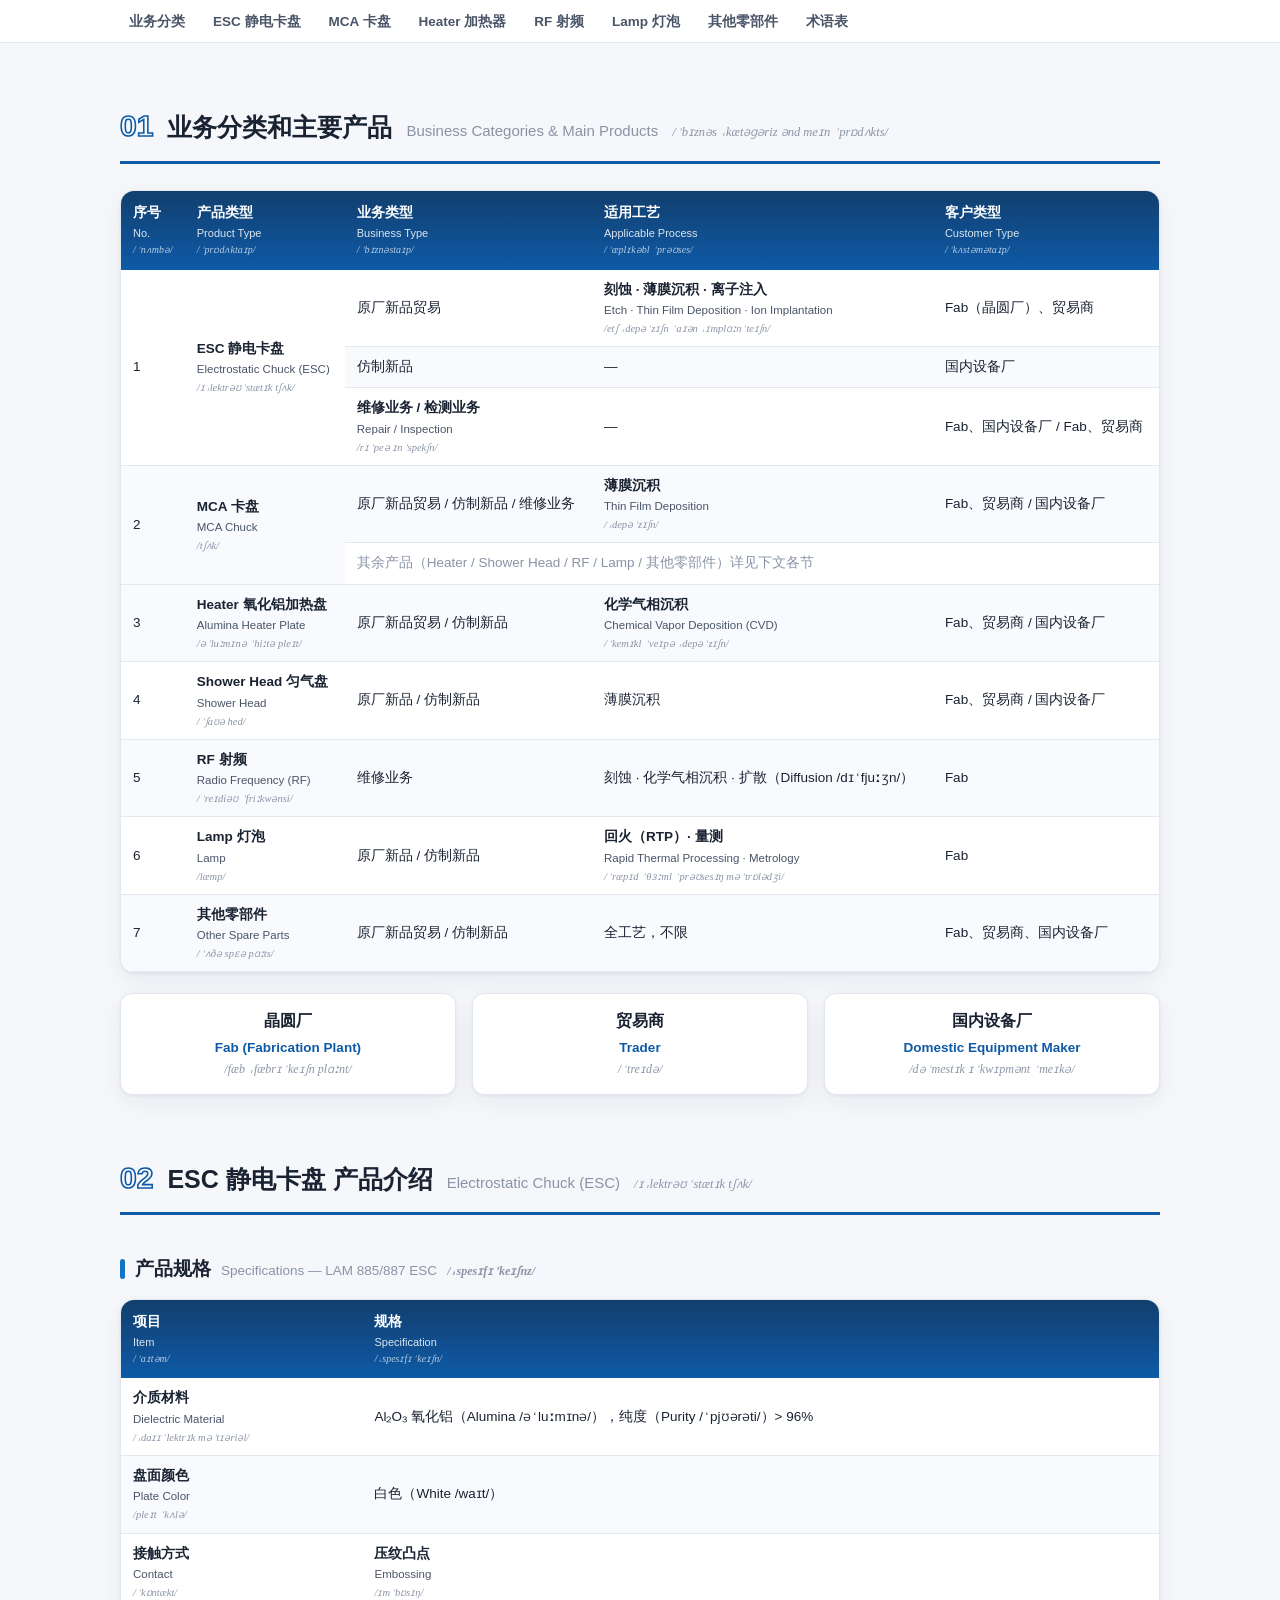
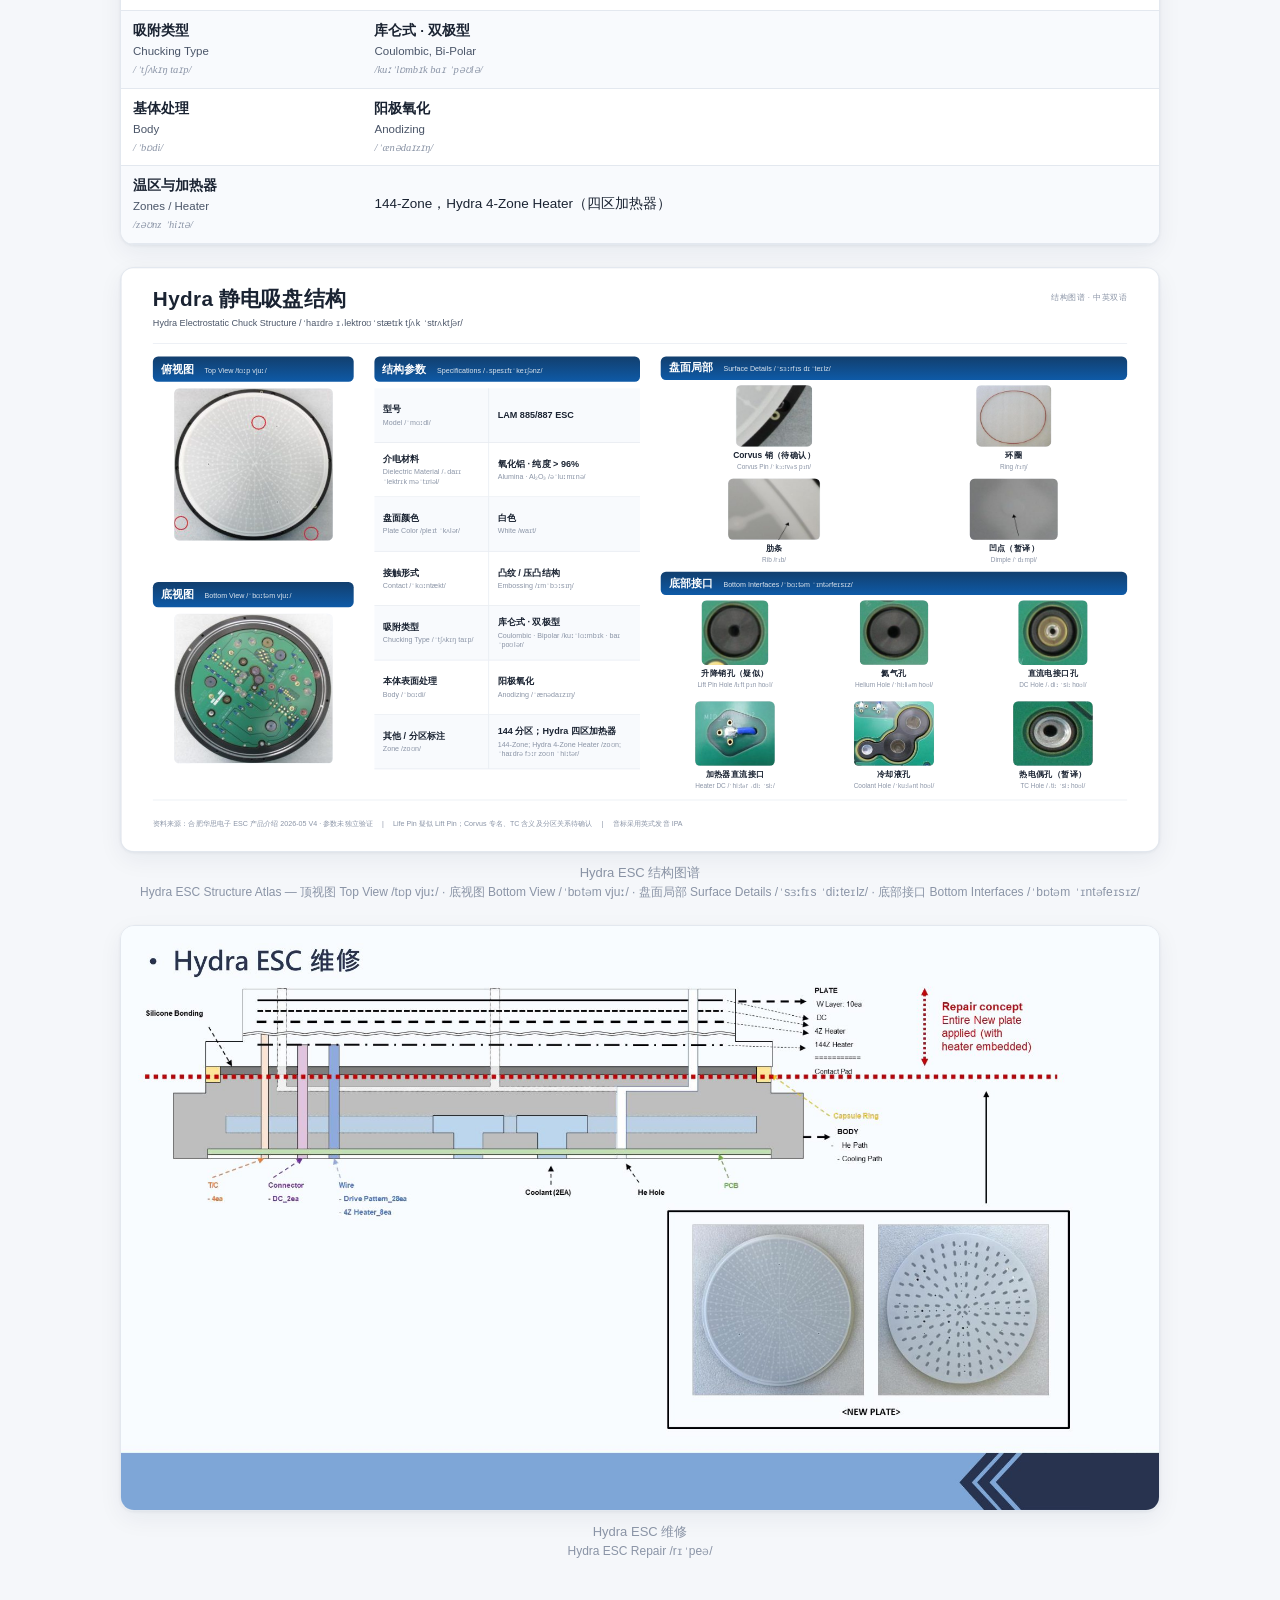
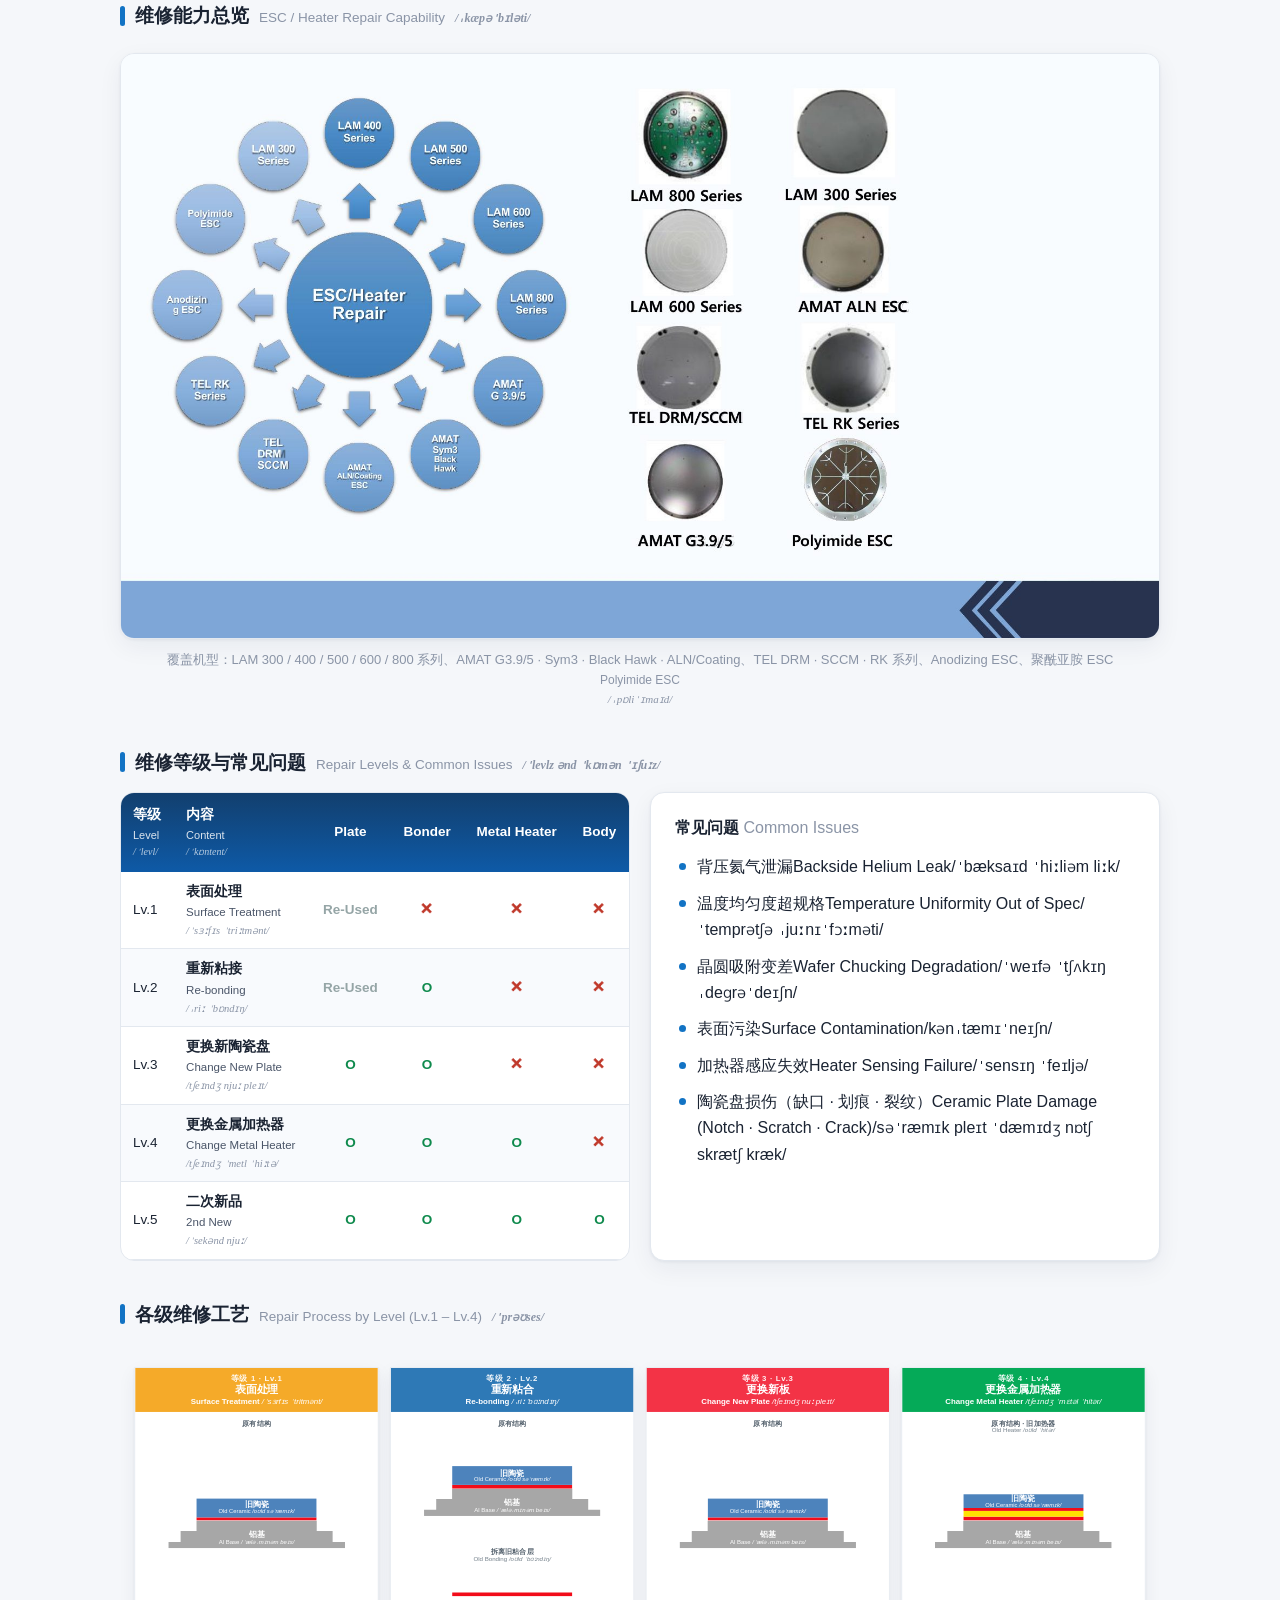
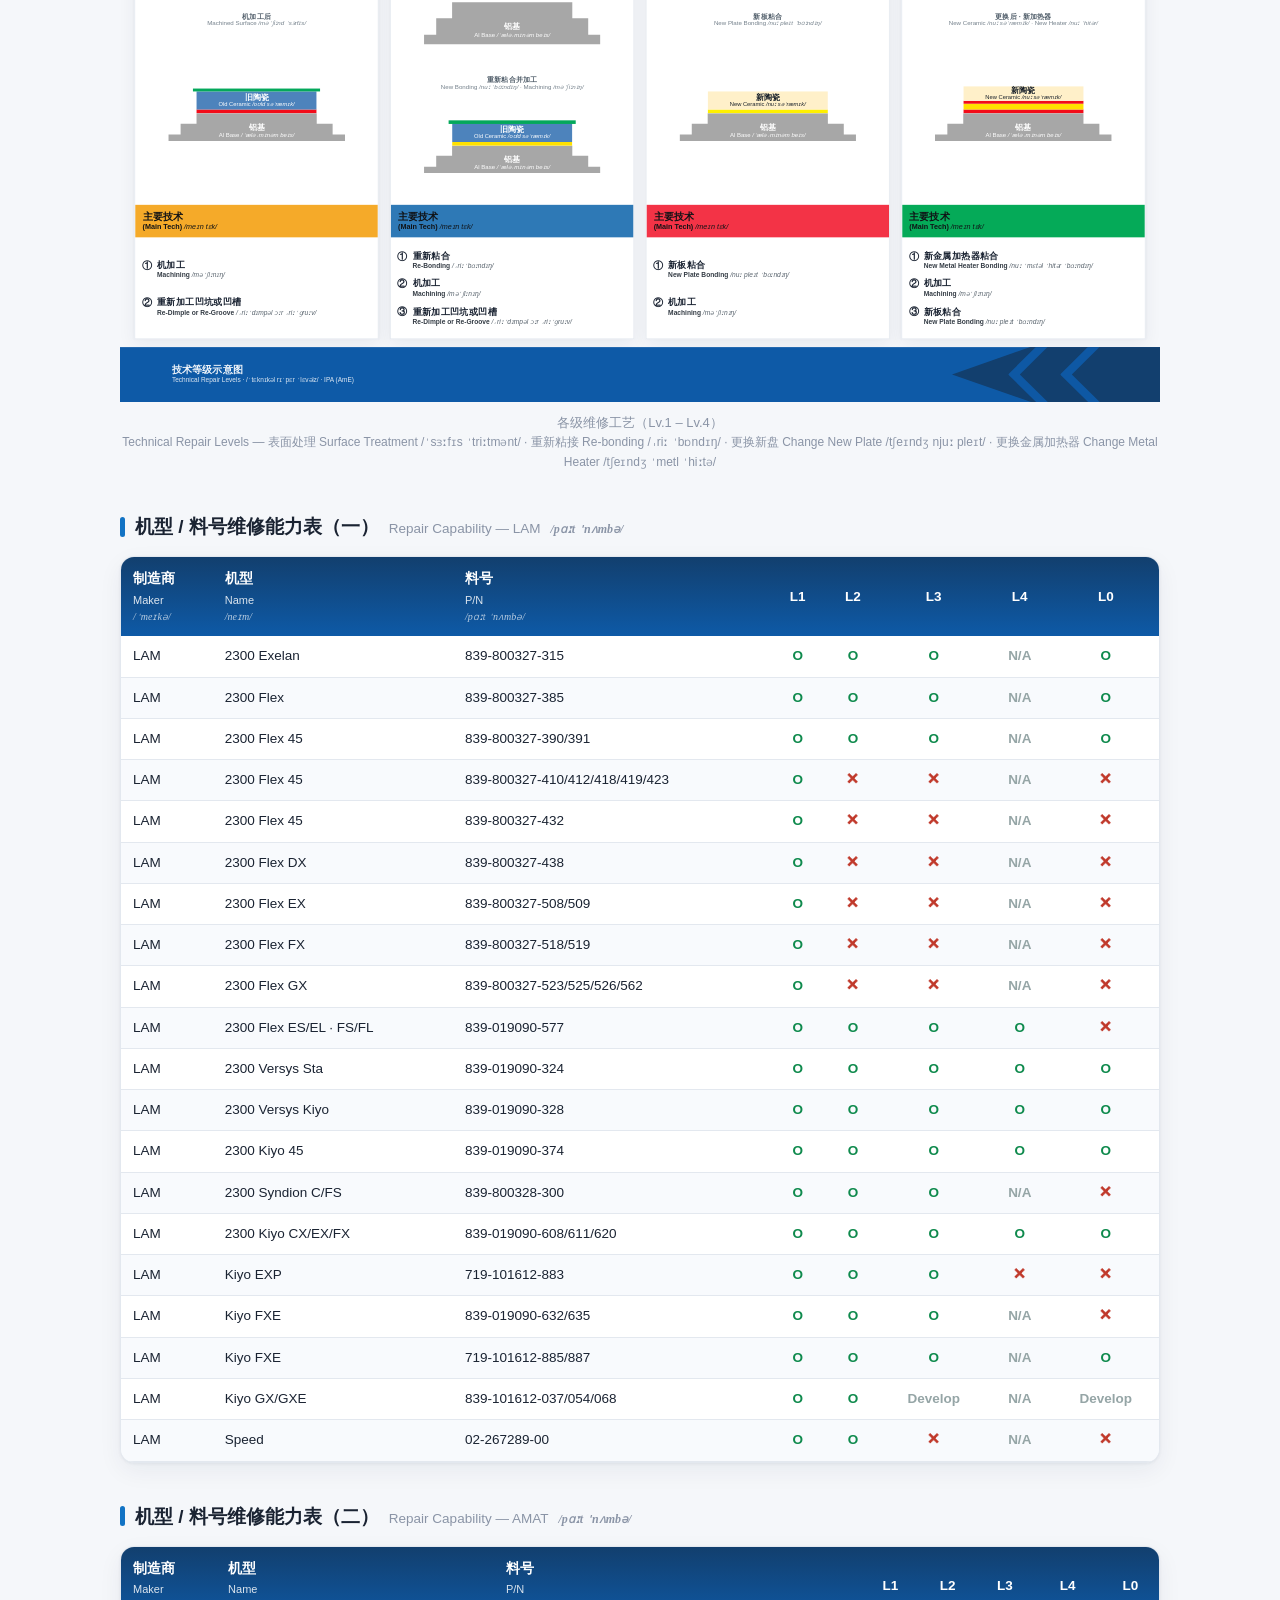
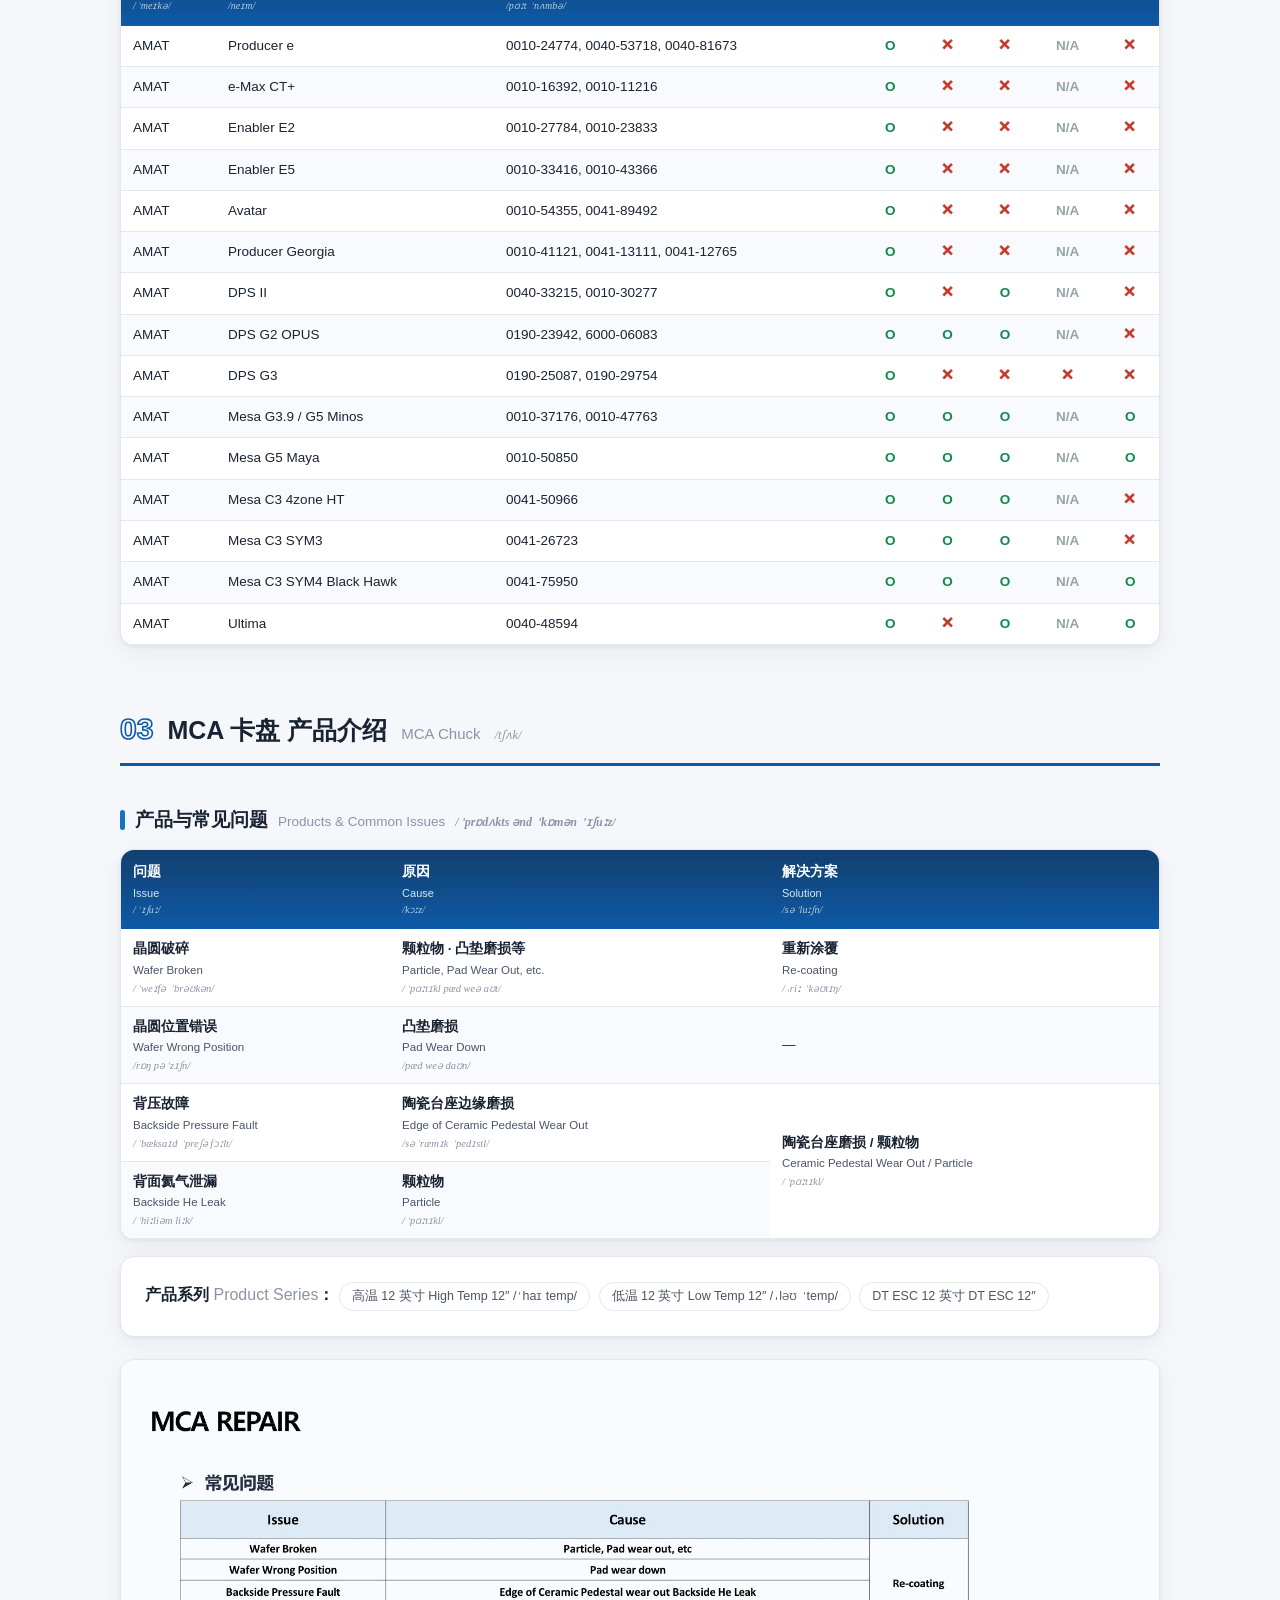
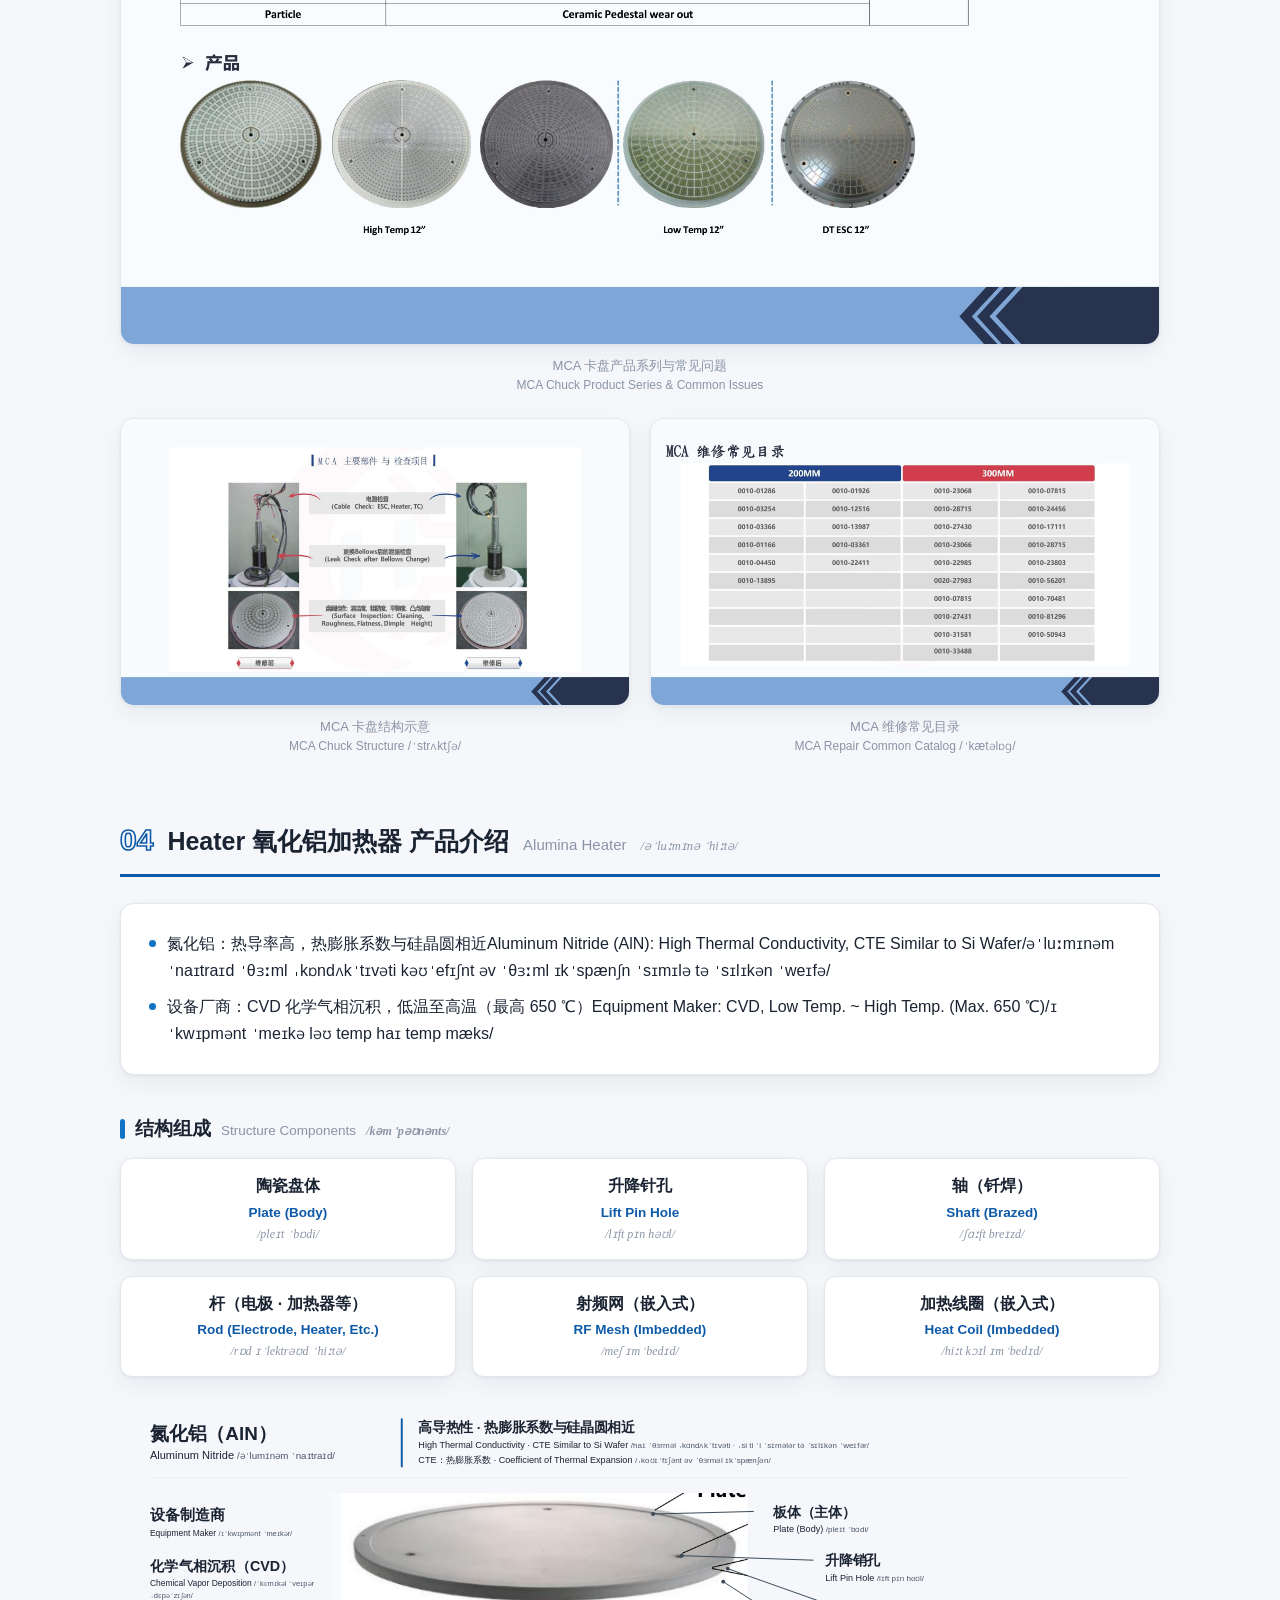
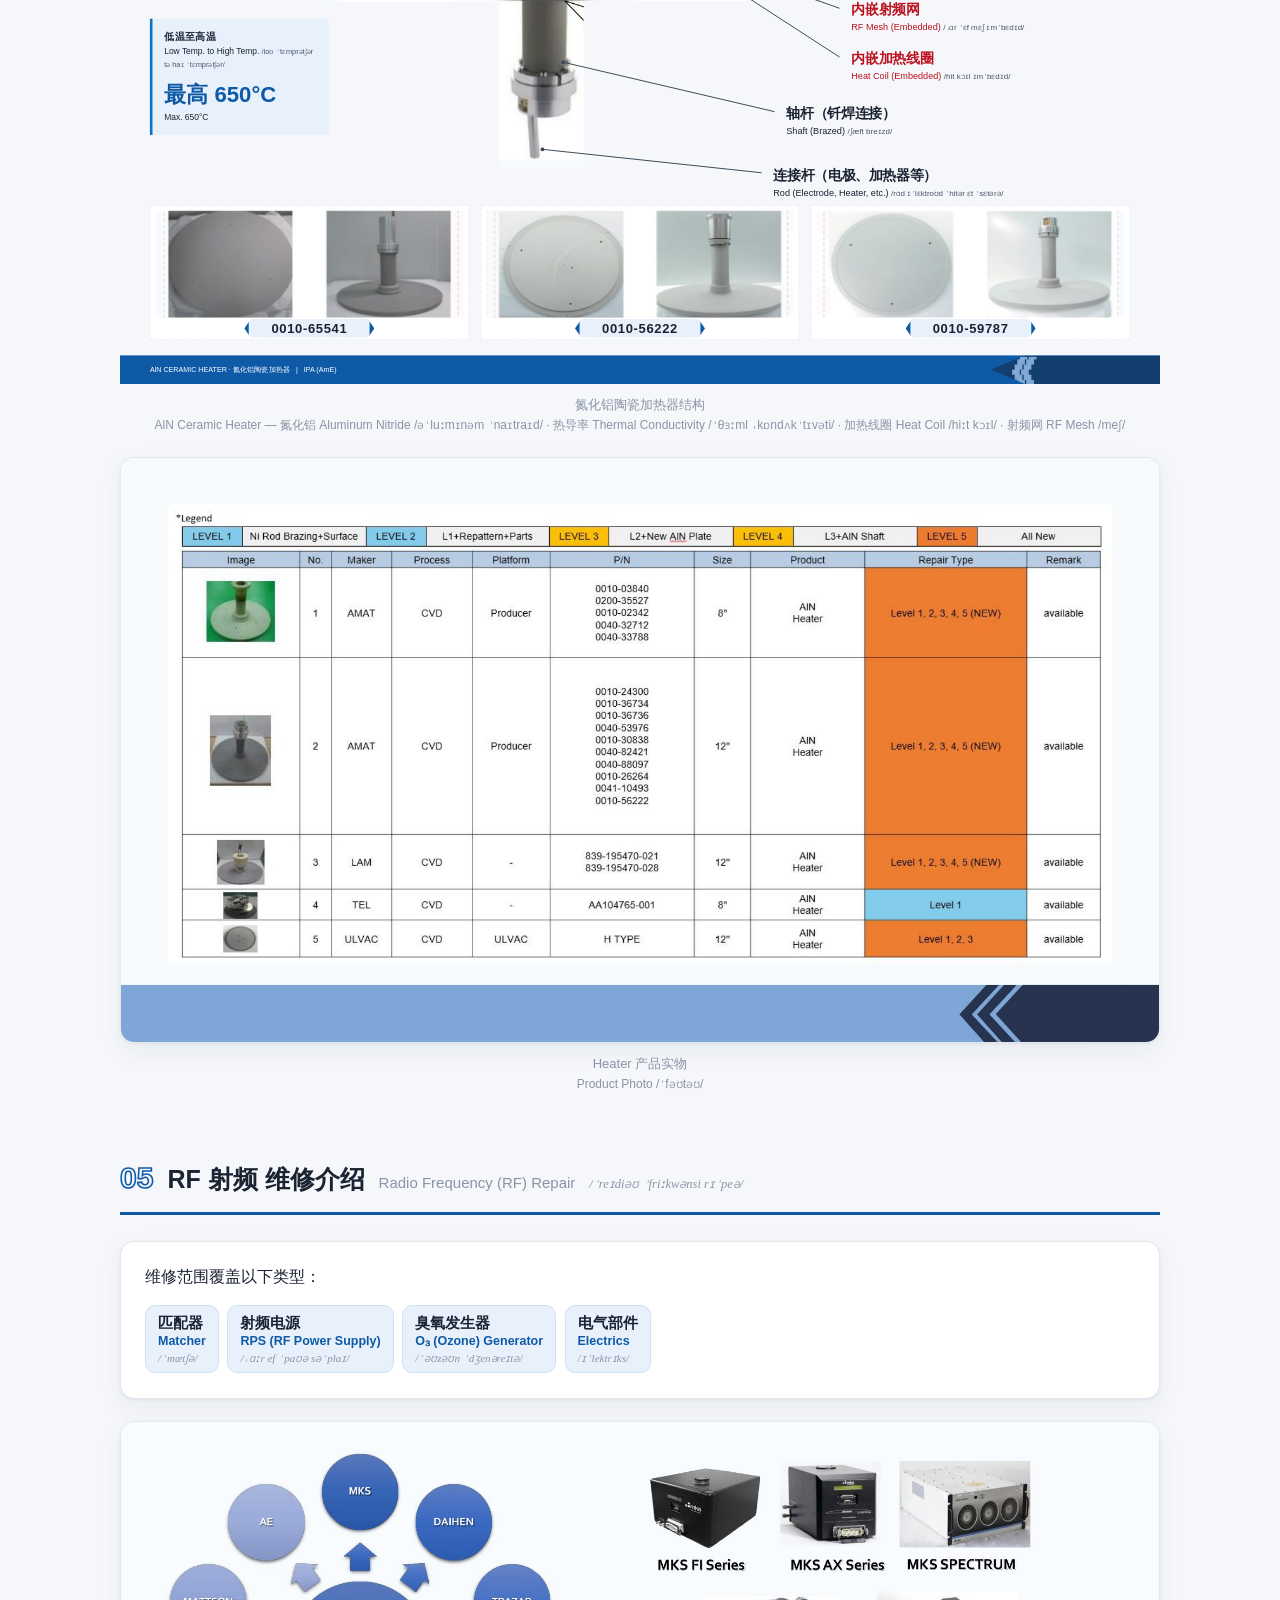
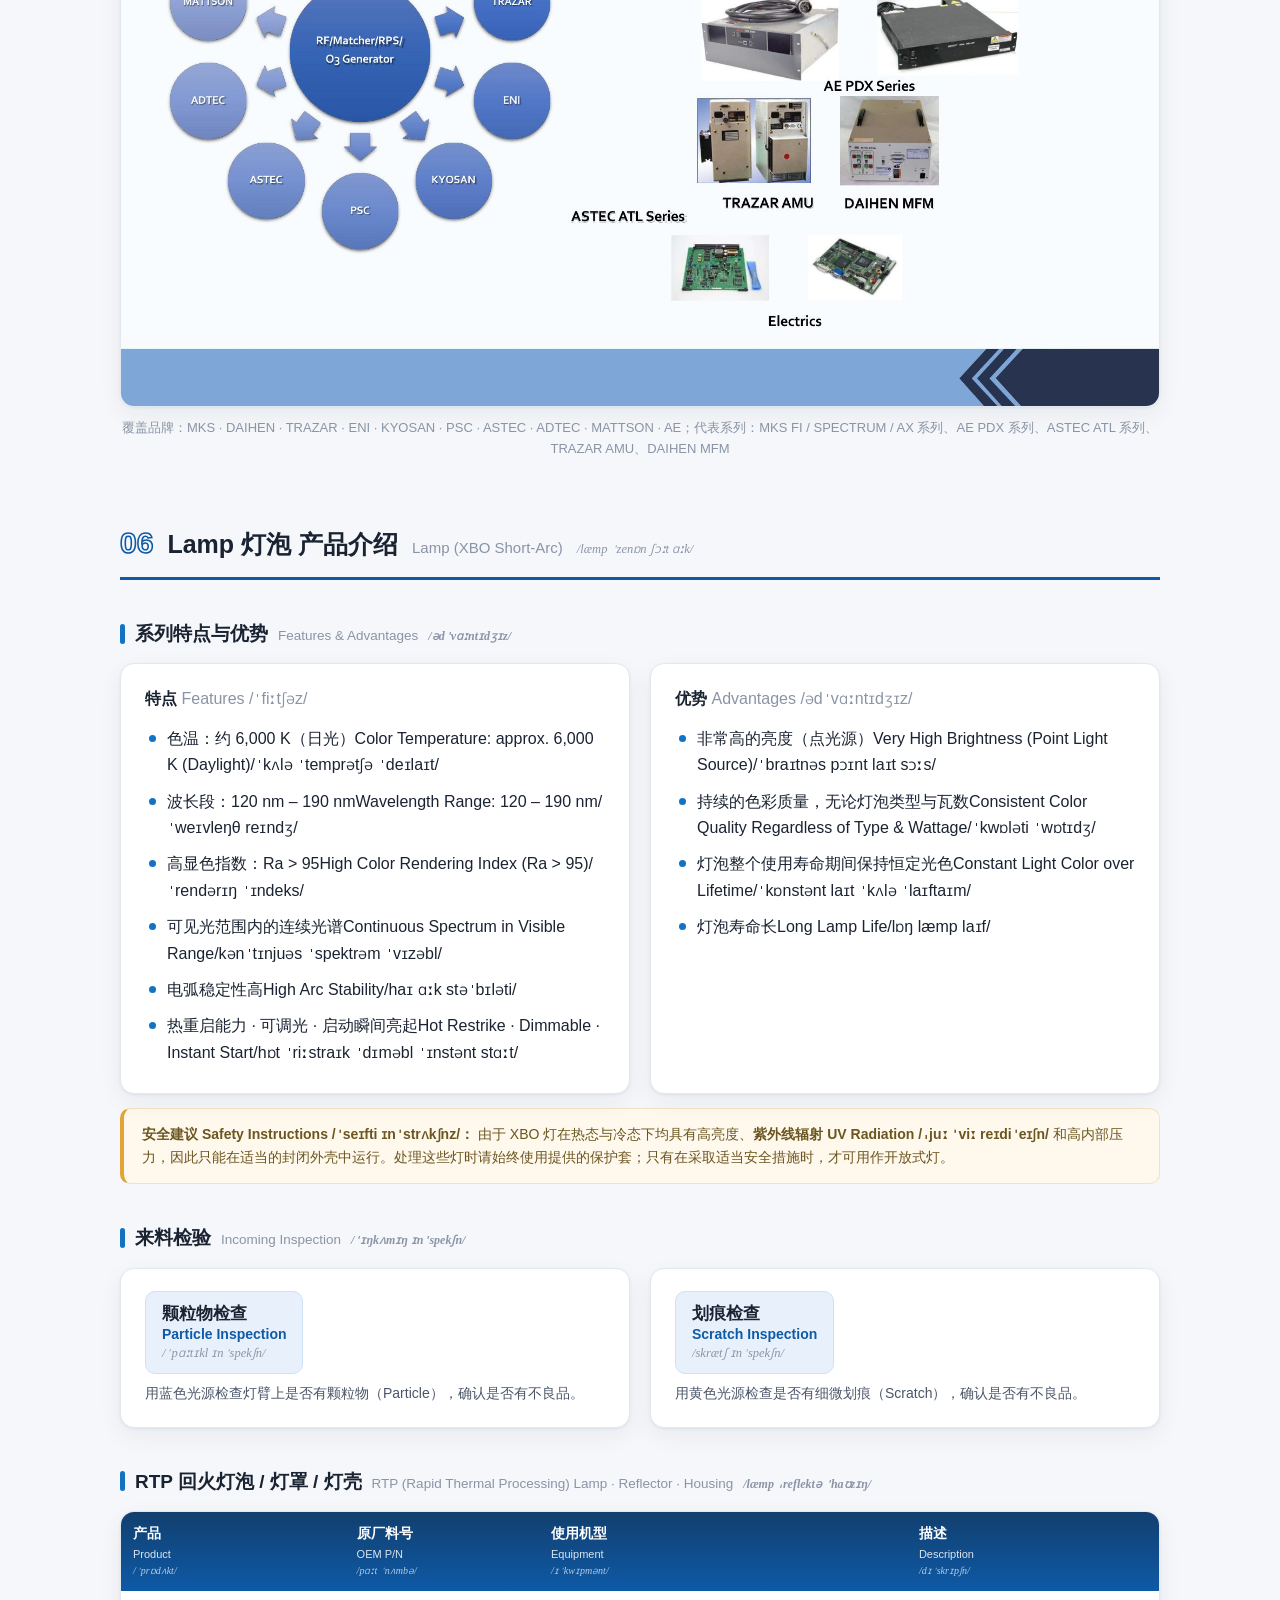
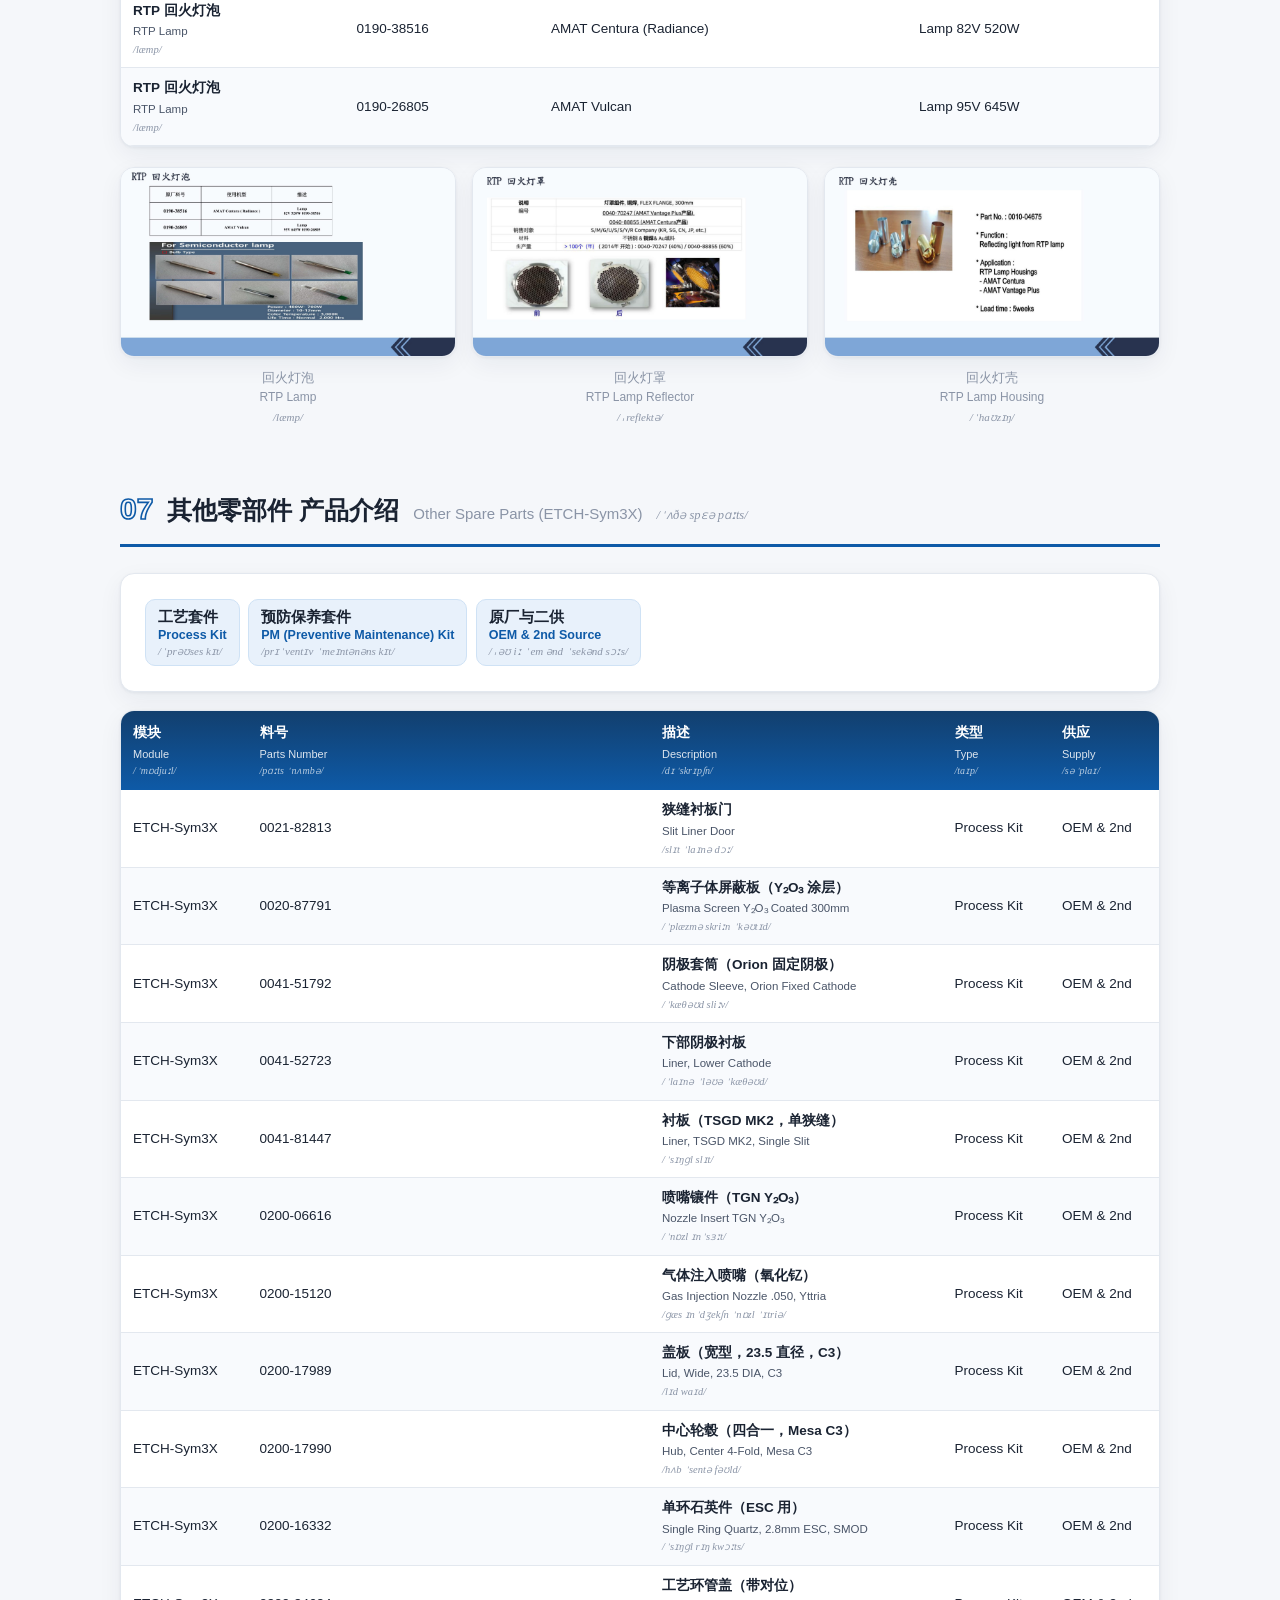
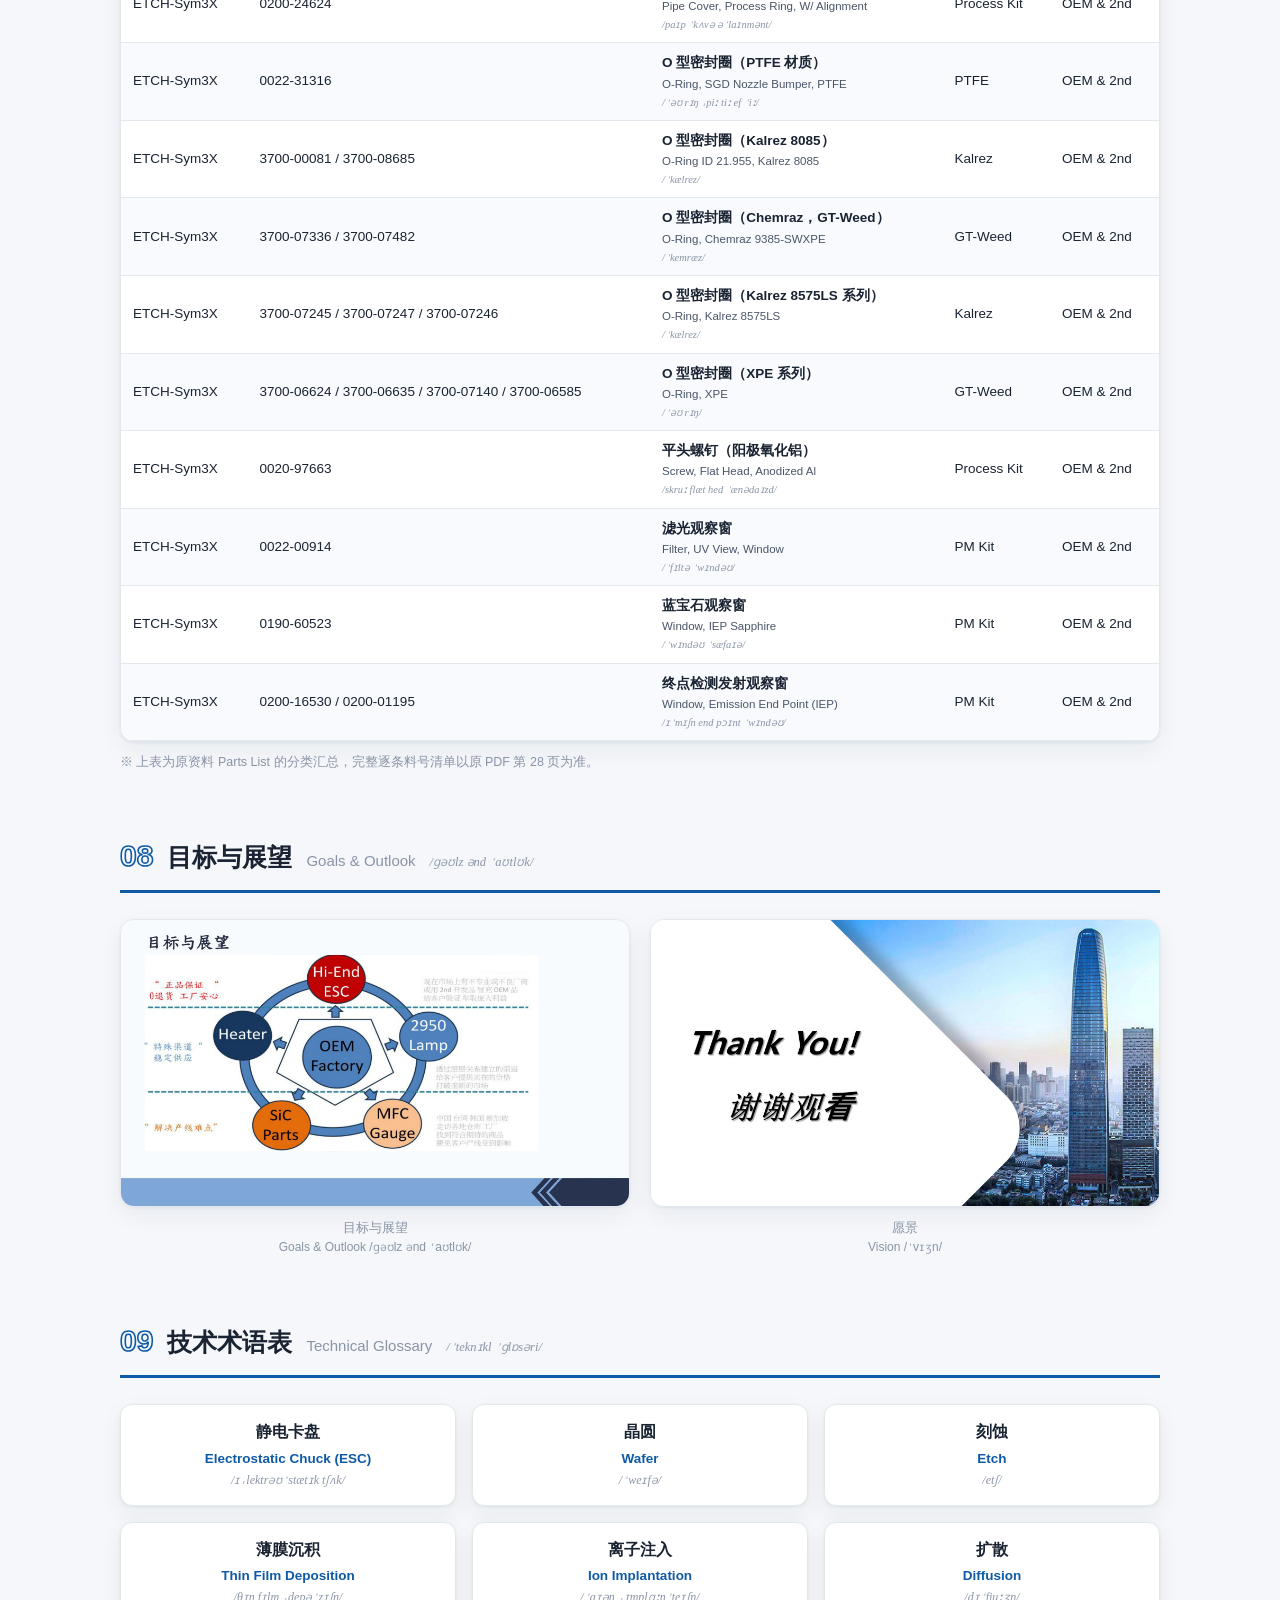
<file: index.html>
<!DOCTYPE html>
<html lang="zh-CN">
<head>
<meta charset="UTF-8">
<meta name="viewport" content="width=device-width, initial-scale=1.0">
<title>合肥华思电子 · 半导体零部件产品介绍 | ESC / MCA / Heater / RF / Lamp</title>
<style>
  :root{
    --ink:#1a2332;
    --ink-2:#4a5568;
    --muted:#8a94a6;
    --accent:#0e5aa7;
    --accent-2:#1273c4;
    --accent-soft:#e8f1fb;
    --bg:#f5f7fa;
    --card:#ffffff;
    --line:#e3e8ef;
    --ok:#0f8a4d;
    --no:#c0392b;
    --na:#95a5a6;
    --radius:14px;
    --shadow:0 1px 3px rgba(16,35,61,.06),0 8px 24px rgba(16,35,61,.06);
  }
  *{margin:0;padding:0;box-sizing:border-box}
  html{scroll-behavior:smooth}
  body{
    font-family:"PingFang SC","Hiragino Sans GB","Microsoft YaHei","Helvetica Neue",Arial,sans-serif;
    background:var(--bg);color:var(--ink);line-height:1.65;
  }
  nav{
    position:sticky;top:0;z-index:50;background:rgba(255,255,255,.92);
    backdrop-filter:blur(10px);border-bottom:1px solid var(--line);
  }
  nav ul{max-width:1080px;margin:0 auto;display:flex;flex-wrap:wrap;gap:2px;list-style:none;padding:8px 16px}
  nav a{
    text-decoration:none;color:var(--ink-2);font-size:13.5px;font-weight:600;
    padding:7px 13px;border-radius:8px;transition:.15s;white-space:nowrap;
  }
  nav a:hover{background:var(--accent-soft);color:var(--accent)}
  main{max-width:1080px;margin:0 auto;padding:0 20px 90px}
  section{margin-top:64px;scroll-margin-top:70px}
  .sec-head{display:flex;align-items:baseline;gap:14px;border-bottom:3px solid var(--accent);padding-bottom:12px;margin-bottom:26px;flex-wrap:wrap}
  .sec-head .no{
    font-size:30px;font-weight:800;color:transparent;
    -webkit-text-stroke:1.6px var(--accent);line-height:1;
  }
  .sec-head h2{font-size:25px;color:var(--ink)}
  .sec-head .en{font-size:15px;color:var(--muted);font-weight:500}
  .sec-head .ipa{font-size:12.5px;color:var(--muted);font-family:Georgia,serif;font-style:italic}
  h3.block-title{font-size:19px;margin:38px 0 14px;display:flex;flex-wrap:wrap;align-items:baseline;gap:10px}
  h3.block-title::before{content:"";width:5px;height:20px;background:var(--accent-2);border-radius:3px;align-self:center}
  h3.block-title .en{font-size:13.5px;color:var(--muted);font-weight:500}
  h3.block-title .ipa{font-size:12px;color:var(--muted);font-family:Georgia,serif;font-style:italic}
  .card{background:var(--card);border:1px solid var(--line);border-radius:var(--radius);box-shadow:var(--shadow);padding:22px 24px}
  .grid-2{display:grid;grid-template-columns:1fr 1fr;gap:20px}
  .grid-3{display:grid;grid-template-columns:repeat(3,1fr);gap:16px}
  @media(max-width:820px){.grid-2,.grid-3{grid-template-columns:1fr}}
  /* 双语术语：中文在上 / 英文在下 / 音标再下 */
  .term{
    display:inline-flex;flex-direction:column;vertical-align:middle;
    background:var(--accent-soft);border:1px solid #cfe2f5;border-radius:10px;
    padding:6px 12px;margin:3px 4px 3px 0;transition:.15s;
  }
  .term:hover{border-color:var(--accent-2);box-shadow:0 3px 10px rgba(18,115,196,.15)}
  .term .zh{font-size:15px;font-weight:700;color:var(--ink);line-height:1.4}
  .term .en{font-size:12.5px;font-weight:600;color:var(--accent);line-height:1.4}
  .term .ipa{font-size:11px;color:var(--muted);font-family:Georgia,"Times New Roman",serif;font-style:italic;line-height:1.4}
  .term.lg{padding:10px 16px}
  .term.lg .zh{font-size:17px}
  .term.lg .en{font-size:14px}
  .term.lg .ipa{font-size:12.5px}
  .term-card{
    background:var(--card);border:1px solid var(--line);border-radius:12px;
    padding:14px 16px;box-shadow:var(--shadow);text-align:center;
  }
  .term-card .zh{font-size:16px;font-weight:700}
  .term-card .en{font-size:13.5px;font-weight:600;color:var(--accent);margin-top:2px}
  .term-card .ipa{font-size:12px;color:var(--muted);font-family:Georgia,serif;font-style:italic;margin-top:1px}
  .tbl-wrap{overflow-x:auto;border-radius:var(--radius);box-shadow:var(--shadow);border:1px solid var(--line);background:var(--card)}
  table{border-collapse:collapse;width:100%;font-size:13.5px;min-width:640px}
  thead th{
    background:linear-gradient(180deg,#123f6e,#0e5aa7);color:#fff;font-weight:600;
    padding:11px 12px;text-align:left;white-space:nowrap;
  }
  thead th .en{display:block;font-size:11px;font-weight:500;opacity:.85}
  thead th .ipa{display:block;font-size:10px;font-weight:400;opacity:.7;font-family:Georgia,serif;font-style:italic}
  tbody td{padding:9px 12px;border-bottom:1px solid var(--line);vertical-align:middle}
  tbody tr:nth-child(even){background:#f8fafd}
  tbody tr:hover{background:var(--accent-soft)}
  td .zh{display:block;font-weight:600}
  td .en{display:block;font-size:11.5px;color:var(--ink-2)}
  td .ipa{display:block;font-size:10.5px;color:var(--muted);font-family:Georgia,serif;font-style:italic}
  .mark{text-align:center;font-weight:800}
  .ok{color:var(--ok)} .no-x{color:var(--no)} .na{color:var(--na);font-weight:600}
  figure{margin:22px 0}
  figure img{width:100%;border-radius:var(--radius);border:1px solid var(--line);box-shadow:var(--shadow);display:block}
  /* 内嵌整页（结构图谱） */
  .embed-wrap{
    position:relative;width:100%;aspect-ratio:16/9;
    border:1px solid var(--line);border-radius:var(--radius);
    box-shadow:var(--shadow);overflow:hidden;background:#dce4ea;
  }
  .embed-wrap iframe{position:absolute;inset:0;width:100%;height:100%;border:0;display:block}
  /* 内嵌「技术等级」页：无外框，按固定设计视口等比缩放，保持四栏版式不变 */
  .embed-levels{
    aspect-ratio:auto;height:650px;
    border:0;border-radius:0;box-shadow:none;background:transparent;overflow:hidden;
  }
  .embed-levels iframe{
    inset:0 auto auto 0;width:1440px;height:900px;
    transform-origin:0 0;
  }
  /* 内嵌「AlN 陶瓷加热器」页：无外框，页面内置 1600×900 等比自适应 */
  .embed-heater{
    border:0;border-radius:0;box-shadow:none;background:transparent;overflow:hidden;
  }
  figcaption{margin-top:10px;font-size:13px;color:var(--muted);text-align:center}
  figcaption .en{display:block;font-size:12px}
  figcaption .ipa{display:block;font-size:11px;font-family:Georgia,serif;font-style:italic}
  ul.dots{list-style:none}
  ul.dots li{padding:5px 0 5px 22px;position:relative}
  ul.dots li::before{content:"";position:absolute;left:4px;top:14px;width:7px;height:7px;border-radius:50%;background:var(--accent-2)}
  .tag{display:inline-block;background:#fff;border:1px solid var(--line);border-radius:999px;padding:3px 12px;font-size:12.5px;color:var(--ink-2);margin:3px 4px 3px 0}
  .callout{
    background:#fff8ec;border:1px solid #f3e3c0;border-left:4px solid #e0a437;
    border-radius:10px;padding:14px 18px;font-size:14px;color:#6b5620;margin-top:14px;
  }
  .footer-note{margin-top:80px;text-align:center;color:var(--muted);font-size:12.5px;border-top:1px solid var(--line);padding-top:24px}
</style>
</head>
<body>

<nav>
  <ul>
    <li><a href="#business">业务分类</a></li>
    <li><a href="#esc">ESC 静电卡盘</a></li>
    <li><a href="#mca">MCA 卡盘</a></li>
    <li><a href="#heater">Heater 加热器</a></li>
    <li><a href="#rf">RF 射频</a></li>
    <li><a href="#lamp">Lamp 灯泡</a></li>
    <li><a href="#others">其他零部件</a></li>
    <li><a href="#glossary">术语表</a></li>
  </ul>
</nav>

<main>

<!-- 01 业务分类 -->
<section id="business">
  <div class="sec-head">
    <span class="no">01</span>
    <h2>业务分类和主要产品</h2>
    <span class="en">Business Categories &amp; Main Products</span>
    <span class="ipa">/ˈbɪznəs ˌkætəɡəriz ənd meɪn ˈprɒdʌkts/</span>
  </div>

  <div class="tbl-wrap">
    <table>
      <thead>
        <tr>
          <th style="width:56px">序号<span class="en">No.</span><span class="ipa">/ˈnʌmbə/</span></th>
          <th>产品类型<span class="en">Product Type</span><span class="ipa">/ˈprɒdʌktaɪp/</span></th>
          <th>业务类型<span class="en">Business Type</span><span class="ipa">/ˈbɪznəstaɪp/</span></th>
          <th>适用工艺<span class="en">Applicable Process</span><span class="ipa">/ˈæplɪkəbl ˈprəʊses/</span></th>
          <th>客户类型<span class="en">Customer Type</span><span class="ipa">/ˈkʌstəmətaɪp/</span></th>
        </tr>
      </thead>
      <tbody>
        <tr>
          <td rowspan="3">1</td>
          <td rowspan="3"><span class="zh">ESC 静电卡盘</span><span class="en">Electrostatic Chuck (ESC)</span><span class="ipa">/ɪˌlektrəʊˈstætɪk tʃʌk/</span></td>
          <td>原厂新品贸易</td>
          <td><span class="zh">刻蚀 · 薄膜沉积 · 离子注入</span><span class="en">Etch · Thin Film Deposition · Ion Implantation</span><span class="ipa">/etʃ ˌdepəˈzɪʃn ˈaɪən ˌɪmplɑːnˈteɪʃn/</span></td>
          <td>Fab（晶圆厂）、贸易商</td>
        </tr>
        <tr><td>仿制新品</td><td>—</td><td>国内设备厂</td></tr>
        <tr><td><span class="zh">维修业务 / 检测业务</span><span class="en">Repair / Inspection</span><span class="ipa">/rɪˈpeə ɪnˈspekʃn/</span></td><td>—</td><td>Fab、国内设备厂 / Fab、贸易商</td></tr>
        <tr>
          <td rowspan="2">2</td>
          <td rowspan="2"><span class="zh">MCA 卡盘</span><span class="en">MCA Chuck</span><span class="ipa">/tʃʌk/</span></td>
          <td>原厂新品贸易 / 仿制新品 / 维修业务</td>
          <td><span class="zh">薄膜沉积</span><span class="en">Thin Film Deposition</span><span class="ipa">/ˌdepəˈzɪʃn/</span></td>
          <td>Fab、贸易商 / 国内设备厂</td>
        </tr>
        <tr><td colspan="3" style="color:var(--muted)">其余产品（Heater / Shower Head / RF / Lamp / 其他零部件）详见下文各节</td></tr>
        <tr>
          <td>3</td>
          <td><span class="zh">Heater 氧化铝加热盘</span><span class="en">Alumina Heater Plate</span><span class="ipa">/əˈluːmɪnə ˈhiːtə pleɪt/</span></td>
          <td>原厂新品贸易 / 仿制新品</td>
          <td><span class="zh">化学气相沉积</span><span class="en">Chemical Vapor Deposition (CVD)</span><span class="ipa">/ˈkemɪkl ˈveɪpə ˌdepəˈzɪʃn/</span></td>
          <td>Fab、贸易商 / 国内设备厂</td>
        </tr>
        <tr>
          <td>4</td>
          <td><span class="zh">Shower Head 匀气盘</span><span class="en">Shower Head</span><span class="ipa">/ˈʃaʊə hed/</span></td>
          <td>原厂新品 / 仿制新品</td>
          <td>薄膜沉积</td>
          <td>Fab、贸易商 / 国内设备厂</td>
        </tr>
        <tr>
          <td>5</td>
          <td><span class="zh">RF 射频</span><span class="en">Radio Frequency (RF)</span><span class="ipa">/ˈreɪdiəʊ ˈfriːkwənsi/</span></td>
          <td>维修业务</td>
          <td>刻蚀 · 化学气相沉积 · 扩散（Diffusion /dɪˈfjuːʒn/）</td>
          <td>Fab</td>
        </tr>
        <tr>
          <td>6</td>
          <td><span class="zh">Lamp 灯泡</span><span class="en">Lamp</span><span class="ipa">/læmp/</span></td>
          <td>原厂新品 / 仿制新品</td>
          <td><span class="zh">回火（RTP）· 量测</span><span class="en">Rapid Thermal Processing · Metrology</span><span class="ipa">/ˈræpɪd ˈθɜːml ˈprəʊsesɪŋ məˈtrɒlədʒi/</span></td>
          <td>Fab</td>
        </tr>
        <tr>
          <td>7</td>
          <td><span class="zh">其他零部件</span><span class="en">Other Spare Parts</span><span class="ipa">/ˈʌðə spɛə pɑːts/</span></td>
          <td>原厂新品贸易 / 仿制新品</td>
          <td>全工艺，不限</td>
          <td>Fab、贸易商、国内设备厂</td>
        </tr>
      </tbody>
    </table>
  </div>

  <div class="grid-3" style="margin-top:20px">
    <div class="term-card"><div class="zh">晶圆厂</div><div class="en">Fab (Fabrication Plant)</div><div class="ipa">/fæb ˌfæbrɪˈkeɪʃn plɑːnt/</div></div>
    <div class="term-card"><div class="zh">贸易商</div><div class="en">Trader</div><div class="ipa">/ˈtreɪdə/</div></div>
    <div class="term-card"><div class="zh">国内设备厂</div><div class="en">Domestic Equipment Maker</div><div class="ipa">/dəˈmestɪk ɪˈkwɪpmənt ˈmeɪkə/</div></div>
  </div>
</section>

<!-- 02 ESC -->
<section id="esc">
  <div class="sec-head">
    <span class="no">02</span>
    <h2>ESC 静电卡盘 产品介绍</h2>
    <span class="en">Electrostatic Chuck (ESC)</span>
    <span class="ipa">/ɪˌlektrəʊˈstætɪk tʃʌk/</span>
  </div>

  <h3 class="block-title">产品规格 <span class="en">Specifications — LAM 885/887 ESC</span><span class="ipa">/ˌspesɪfɪˈkeɪʃnz/</span></h3>
  <div class="tbl-wrap">
    <table style="min-width:520px">
      <thead>
        <tr><th>项目<span class="en">Item</span><span class="ipa">/ˈaɪtəm/</span></th><th>规格<span class="en">Specification</span><span class="ipa">/ˌspesɪfɪˈkeɪʃn/</span></th></tr>
      </thead>
      <tbody>
        <tr><td><span class="zh">介质材料</span><span class="en">Dielectric Material</span><span class="ipa">/ˌdaɪɪˈlektrɪk məˈtɪəriəl/</span></td><td>Al₂O₃ 氧化铝（Alumina /əˈluːmɪnə/），纯度（Purity /ˈpjʊərəti/）&gt; 96%</td></tr>
        <tr><td><span class="zh">盘面颜色</span><span class="en">Plate Color</span><span class="ipa">/pleɪt ˈkʌlə/</span></td><td>白色（White /waɪt/）</td></tr>
        <tr><td><span class="zh">接触方式</span><span class="en">Contact</span><span class="ipa">/ˈkɒntækt/</span></td><td><span class="zh">压纹凸点</span><span class="en">Embossing</span><span class="ipa">/ɪmˈbɒsɪŋ/</span></td></tr>
        <tr><td><span class="zh">吸附类型</span><span class="en">Chucking Type</span><span class="ipa">/ˈtʃʌkɪŋ taɪp/</span></td><td><span class="zh">库仑式 · 双极型</span><span class="en">Coulombic, Bi-Polar</span><span class="ipa">/kuːˈlɒmbɪk baɪ ˈpəʊlə/</span></td></tr>
        <tr><td><span class="zh">基体处理</span><span class="en">Body</span><span class="ipa">/ˈbɒdi/</span></td><td><span class="zh">阳极氧化</span><span class="en">Anodizing</span><span class="ipa">/ˈænədaɪzɪŋ/</span></td></tr>
        <tr><td><span class="zh">温区与加热器</span><span class="en">Zones / Heater</span><span class="ipa">/zəʊnz ˈhiːtə/</span></td><td>144-Zone，Hydra 4-Zone Heater（四区加热器）</td></tr>
      </tbody>
    </table>
  </div>

  <figure>
    <div class="embed-wrap">
      <iframe src="hydra-esc/index.html" title="Hydra ESC 结构图谱（中英双语）" loading="lazy"></iframe>
    </div>
    <figcaption>Hydra ESC 结构图谱<span class="en">Hydra ESC Structure Atlas — 顶视图 Top View /tɒp vjuː/ · 底视图 Bottom View /ˈbɒtəm vjuː/ · 盘面局部 Surface Details /ˈsɜːfɪs ˈdiːteɪlz/ · 底部接口 Bottom Interfaces /ˈbɒtəm ˈɪntəfeɪsɪz/</span></figcaption>
  </figure>

  <figure>
    <img src="assets/page-05.jpg" alt="Hydra ESC 维修">
    <figcaption>Hydra ESC 维修<span class="en">Hydra ESC Repair /rɪˈpeə/</span></figcaption>
  </figure>

  <h3 class="block-title">维修能力总览 <span class="en">ESC / Heater Repair Capability</span><span class="ipa">/ˌkæpəˈbɪləti/</span></h3>
  <figure>
    <img src="assets/page-06.jpg" alt="ESC/Heater 维修机型覆盖图">
    <figcaption>覆盖机型：LAM 300 / 400 / 500 / 600 / 800 系列、AMAT G3.9/5 · Sym3 · Black Hawk · ALN/Coating、TEL DRM · SCCM · RK 系列、Anodizing ESC、<span class="zh">聚酰亚胺 ESC</span><span class="en">Polyimide ESC</span><span class="ipa">/ˌpɒliˈɪmaɪd/</span></figcaption>
  </figure>

  <h3 class="block-title">维修等级与常见问题 <span class="en">Repair Levels &amp; Common Issues</span><span class="ipa">/ˈlevlz ənd ˈkɒmən ˈɪʃuːz/</span></h3>
  <div class="grid-2">
    <div class="tbl-wrap" style="box-shadow:none">
      <table style="min-width:auto">
        <thead>
          <tr>
            <th>等级<span class="en">Level</span><span class="ipa">/ˈlevl/</span></th>
            <th>内容<span class="en">Content</span><span class="ipa">/ˈkɒntent/</span></th>
            <th class="mark">Plate</th><th class="mark">Bonder</th><th class="mark">Metal Heater</th><th class="mark">Body</th>
          </tr>
        </thead>
        <tbody>
          <tr><td>Lv.1</td><td><span class="zh">表面处理</span><span class="en">Surface Treatment</span><span class="ipa">/ˈsɜːfɪs ˈtriːtmənt/</span></td><td class="mark na">Re-Used</td><td class="mark no-x">✕</td><td class="mark no-x">✕</td><td class="mark no-x">✕</td></tr>
          <tr><td>Lv.2</td><td><span class="zh">重新粘接</span><span class="en">Re-bonding</span><span class="ipa">/ˌriː ˈbɒndɪŋ/</span></td><td class="mark na">Re-Used</td><td class="mark ok">O</td><td class="mark no-x">✕</td><td class="mark no-x">✕</td></tr>
          <tr><td>Lv.3</td><td><span class="zh">更换新陶瓷盘</span><span class="en">Change New Plate</span><span class="ipa">/tʃeɪndʒ njuː pleɪt/</span></td><td class="mark ok">O</td><td class="mark ok">O</td><td class="mark no-x">✕</td><td class="mark no-x">✕</td></tr>
          <tr><td>Lv.4</td><td><span class="zh">更换金属加热器</span><span class="en">Change Metal Heater</span><span class="ipa">/tʃeɪndʒ ˈmetl ˈhiːtə/</span></td><td class="mark ok">O</td><td class="mark ok">O</td><td class="mark ok">O</td><td class="mark no-x">✕</td></tr>
          <tr><td>Lv.5</td><td><span class="zh">二次新品</span><span class="en">2nd New</span><span class="ipa">/ˈsekənd njuː/</span></td><td class="mark ok">O</td><td class="mark ok">O</td><td class="mark ok">O</td><td class="mark ok">O</td></tr>
        </tbody>
      </table>
    </div>
    <div class="card">
      <p style="font-weight:700;margin-bottom:8px">常见问题 <span style="font-weight:500;color:var(--muted)">Common Issues</span></p>
      <ul class="dots">
        <li><span class="zh">背压氦气泄漏</span><span class="en">Backside Helium Leak</span><span class="ipa">/ˈbæksaɪd ˈhiːliəm liːk/</span></li>
        <li><span class="zh">温度均匀度超规格</span><span class="en">Temperature Uniformity Out of Spec</span><span class="ipa">/ˈtemprətʃə ˌjuːnɪˈfɔːməti/</span></li>
        <li><span class="zh">晶圆吸附变差</span><span class="en">Wafer Chucking Degradation</span><span class="ipa">/ˈweɪfə ˈtʃʌkɪŋ ˌdeɡrəˈdeɪʃn/</span></li>
        <li><span class="zh">表面污染</span><span class="en">Surface Contamination</span><span class="ipa">/kənˌtæmɪˈneɪʃn/</span></li>
        <li><span class="zh">加热器感应失效</span><span class="en">Heater Sensing Failure</span><span class="ipa">/ˈsensɪŋ ˈfeɪljə/</span></li>
        <li><span class="zh">陶瓷盘损伤（缺口 · 划痕 · 裂纹）</span><span class="en">Ceramic Plate Damage (Notch · Scratch · Crack)</span><span class="ipa">/səˈræmɪk pleɪt ˈdæmɪdʒ nɒtʃ skrætʃ kræk/</span></li>
      </ul>
    </div>
  </div>

  <h3 class="block-title">各级维修工艺 <span class="en">Repair Process by Level (Lv.1 – Lv.4)</span><span class="ipa">/ˈprəʊses/</span></h3>
  <figure>
    <div class="embed-wrap embed-levels">
      <iframe src="technical-levels/index.html" title="技术等级示意图（Lv.1 – Lv.4，中英双语）" loading="lazy"></iframe>
    </div>
    <figcaption>各级维修工艺（Lv.1 – Lv.4）<span class="en">Technical Repair Levels — 表面处理 Surface Treatment /ˈsɜːfɪs ˈtriːtmənt/ · 重新粘接 Re-bonding /ˌriː ˈbɒndɪŋ/ · 更换新盘 Change New Plate /tʃeɪndʒ njuː pleɪt/ · 更换金属加热器 Change Metal Heater /tʃeɪndʒ ˈmetl ˈhiːtə/</span></figcaption>
  </figure>

  <h3 class="block-title">机型 / 料号维修能力表（一）<span class="en">Repair Capability — LAM</span><span class="ipa">/pɑːt ˈnʌmbə/</span></h3>
  <div class="tbl-wrap">
    <table>
      <thead>
        <tr>
          <th>制造商<span class="en">Maker</span><span class="ipa">/ˈmeɪkə/</span></th>
          <th>机型<span class="en">Name</span><span class="ipa">/neɪm/</span></th>
          <th>料号<span class="en">P/N</span><span class="ipa">/pɑːt ˈnʌmbə/</span></th>
          <th class="mark">L1</th><th class="mark">L2</th><th class="mark">L3</th><th class="mark">L4</th><th class="mark">L0</th>
        </tr>
      </thead>
      <tbody>
        <tr><td>LAM</td><td>2300 Exelan</td><td>839-800327-315</td><td class="mark ok">O</td><td class="mark ok">O</td><td class="mark ok">O</td><td class="mark na">N/A</td><td class="mark ok">O</td></tr>
        <tr><td>LAM</td><td>2300 Flex</td><td>839-800327-385</td><td class="mark ok">O</td><td class="mark ok">O</td><td class="mark ok">O</td><td class="mark na">N/A</td><td class="mark ok">O</td></tr>
        <tr><td>LAM</td><td>2300 Flex 45</td><td>839-800327-390/391</td><td class="mark ok">O</td><td class="mark ok">O</td><td class="mark ok">O</td><td class="mark na">N/A</td><td class="mark ok">O</td></tr>
        <tr><td>LAM</td><td>2300 Flex 45</td><td>839-800327-410/412/418/419/423</td><td class="mark ok">O</td><td class="mark no-x">✕</td><td class="mark no-x">✕</td><td class="mark na">N/A</td><td class="mark no-x">✕</td></tr>
        <tr><td>LAM</td><td>2300 Flex 45</td><td>839-800327-432</td><td class="mark ok">O</td><td class="mark no-x">✕</td><td class="mark no-x">✕</td><td class="mark na">N/A</td><td class="mark no-x">✕</td></tr>
        <tr><td>LAM</td><td>2300 Flex DX</td><td>839-800327-438</td><td class="mark ok">O</td><td class="mark no-x">✕</td><td class="mark no-x">✕</td><td class="mark na">N/A</td><td class="mark no-x">✕</td></tr>
        <tr><td>LAM</td><td>2300 Flex EX</td><td>839-800327-508/509</td><td class="mark ok">O</td><td class="mark no-x">✕</td><td class="mark no-x">✕</td><td class="mark na">N/A</td><td class="mark no-x">✕</td></tr>
        <tr><td>LAM</td><td>2300 Flex FX</td><td>839-800327-518/519</td><td class="mark ok">O</td><td class="mark no-x">✕</td><td class="mark no-x">✕</td><td class="mark na">N/A</td><td class="mark no-x">✕</td></tr>
        <tr><td>LAM</td><td>2300 Flex GX</td><td>839-800327-523/525/526/562</td><td class="mark ok">O</td><td class="mark no-x">✕</td><td class="mark no-x">✕</td><td class="mark na">N/A</td><td class="mark no-x">✕</td></tr>
        <tr><td>LAM</td><td>2300 Flex ES/EL · FS/FL</td><td>839-019090-577</td><td class="mark ok">O</td><td class="mark ok">O</td><td class="mark ok">O</td><td class="mark ok">O</td><td class="mark no-x">✕</td></tr>
        <tr><td>LAM</td><td>2300 Versys Sta</td><td>839-019090-324</td><td class="mark ok">O</td><td class="mark ok">O</td><td class="mark ok">O</td><td class="mark ok">O</td><td class="mark ok">O</td></tr>
        <tr><td>LAM</td><td>2300 Versys Kiyo</td><td>839-019090-328</td><td class="mark ok">O</td><td class="mark ok">O</td><td class="mark ok">O</td><td class="mark ok">O</td><td class="mark ok">O</td></tr>
        <tr><td>LAM</td><td>2300 Kiyo 45</td><td>839-019090-374</td><td class="mark ok">O</td><td class="mark ok">O</td><td class="mark ok">O</td><td class="mark ok">O</td><td class="mark ok">O</td></tr>
        <tr><td>LAM</td><td>2300 Syndion C/FS</td><td>839-800328-300</td><td class="mark ok">O</td><td class="mark ok">O</td><td class="mark ok">O</td><td class="mark na">N/A</td><td class="mark no-x">✕</td></tr>
        <tr><td>LAM</td><td>2300 Kiyo CX/EX/FX</td><td>839-019090-608/611/620</td><td class="mark ok">O</td><td class="mark ok">O</td><td class="mark ok">O</td><td class="mark ok">O</td><td class="mark ok">O</td></tr>
        <tr><td>LAM</td><td>Kiyo EXP</td><td>719-101612-883</td><td class="mark ok">O</td><td class="mark ok">O</td><td class="mark ok">O</td><td class="mark no-x">✕</td><td class="mark no-x">✕</td></tr>
        <tr><td>LAM</td><td>Kiyo FXE</td><td>839-019090-632/635</td><td class="mark ok">O</td><td class="mark ok">O</td><td class="mark ok">O</td><td class="mark na">N/A</td><td class="mark no-x">✕</td></tr>
        <tr><td>LAM</td><td>Kiyo FXE</td><td>719-101612-885/887</td><td class="mark ok">O</td><td class="mark ok">O</td><td class="mark ok">O</td><td class="mark na">N/A</td><td class="mark ok">O</td></tr>
        <tr><td>LAM</td><td>Kiyo GX/GXE</td><td>839-101612-037/054/068</td><td class="mark ok">O</td><td class="mark ok">O</td><td class="mark na">Develop</td><td class="mark na">N/A</td><td class="mark na">Develop</td></tr>
        <tr><td>LAM</td><td>Speed</td><td>02-267289-00</td><td class="mark ok">O</td><td class="mark ok">O</td><td class="mark no-x">✕</td><td class="mark na">N/A</td><td class="mark no-x">✕</td></tr>
      </tbody>
    </table>
  </div>

  <h3 class="block-title">机型 / 料号维修能力表（二）<span class="en">Repair Capability — AMAT</span><span class="ipa">/pɑːt ˈnʌmbə/</span></h3>
  <div class="tbl-wrap">
    <table>
      <thead>
        <tr>
          <th>制造商<span class="en">Maker</span><span class="ipa">/ˈmeɪkə/</span></th>
          <th>机型<span class="en">Name</span><span class="ipa">/neɪm/</span></th>
          <th>料号<span class="en">P/N</span><span class="ipa">/pɑːt ˈnʌmbə/</span></th>
          <th class="mark">L1</th><th class="mark">L2</th><th class="mark">L3</th><th class="mark">L4</th><th class="mark">L0</th>
        </tr>
      </thead>
      <tbody>
        <tr><td>AMAT</td><td>Producer e</td><td>0010-24774, 0040-53718, 0040-81673</td><td class="mark ok">O</td><td class="mark no-x">✕</td><td class="mark no-x">✕</td><td class="mark na">N/A</td><td class="mark no-x">✕</td></tr>
        <tr><td>AMAT</td><td>e-Max CT+</td><td>0010-16392, 0010-11216</td><td class="mark ok">O</td><td class="mark no-x">✕</td><td class="mark no-x">✕</td><td class="mark na">N/A</td><td class="mark no-x">✕</td></tr>
        <tr><td>AMAT</td><td>Enabler E2</td><td>0010-27784, 0010-23833</td><td class="mark ok">O</td><td class="mark no-x">✕</td><td class="mark no-x">✕</td><td class="mark na">N/A</td><td class="mark no-x">✕</td></tr>
        <tr><td>AMAT</td><td>Enabler E5</td><td>0010-33416, 0010-43366</td><td class="mark ok">O</td><td class="mark no-x">✕</td><td class="mark no-x">✕</td><td class="mark na">N/A</td><td class="mark no-x">✕</td></tr>
        <tr><td>AMAT</td><td>Avatar</td><td>0010-54355, 0041-89492</td><td class="mark ok">O</td><td class="mark no-x">✕</td><td class="mark no-x">✕</td><td class="mark na">N/A</td><td class="mark no-x">✕</td></tr>
        <tr><td>AMAT</td><td>Producer Georgia</td><td>0010-41121, 0041-13111, 0041-12765</td><td class="mark ok">O</td><td class="mark no-x">✕</td><td class="mark no-x">✕</td><td class="mark na">N/A</td><td class="mark no-x">✕</td></tr>
        <tr><td>AMAT</td><td>DPS II</td><td>0040-33215, 0010-30277</td><td class="mark ok">O</td><td class="mark no-x">✕</td><td class="mark ok">O</td><td class="mark na">N/A</td><td class="mark no-x">✕</td></tr>
        <tr><td>AMAT</td><td>DPS G2 OPUS</td><td>0190-23942, 6000-06083</td><td class="mark ok">O</td><td class="mark ok">O</td><td class="mark ok">O</td><td class="mark na">N/A</td><td class="mark no-x">✕</td></tr>
        <tr><td>AMAT</td><td>DPS G3</td><td>0190-25087, 0190-29754</td><td class="mark ok">O</td><td class="mark no-x">✕</td><td class="mark no-x">✕</td><td class="mark no-x">✕</td><td class="mark no-x">✕</td></tr>
        <tr><td>AMAT</td><td>Mesa G3.9 / G5 Minos</td><td>0010-37176, 0010-47763</td><td class="mark ok">O</td><td class="mark ok">O</td><td class="mark ok">O</td><td class="mark na">N/A</td><td class="mark ok">O</td></tr>
        <tr><td>AMAT</td><td>Mesa G5 Maya</td><td>0010-50850</td><td class="mark ok">O</td><td class="mark ok">O</td><td class="mark ok">O</td><td class="mark na">N/A</td><td class="mark ok">O</td></tr>
        <tr><td>AMAT</td><td>Mesa C3 4zone HT</td><td>0041-50966</td><td class="mark ok">O</td><td class="mark ok">O</td><td class="mark ok">O</td><td class="mark na">N/A</td><td class="mark no-x">✕</td></tr>
        <tr><td>AMAT</td><td>Mesa C3 SYM3</td><td>0041-26723</td><td class="mark ok">O</td><td class="mark ok">O</td><td class="mark ok">O</td><td class="mark na">N/A</td><td class="mark no-x">✕</td></tr>
        <tr><td>AMAT</td><td>Mesa C3 SYM4 Black Hawk</td><td>0041-75950</td><td class="mark ok">O</td><td class="mark ok">O</td><td class="mark ok">O</td><td class="mark na">N/A</td><td class="mark ok">O</td></tr>
        <tr><td>AMAT</td><td>Ultima</td><td>0040-48594</td><td class="mark ok">O</td><td class="mark no-x">✕</td><td class="mark ok">O</td><td class="mark na">N/A</td><td class="mark ok">O</td></tr>
      </tbody>
    </table>
  </div>
</section>

<!-- 03 MCA -->
<section id="mca">
  <div class="sec-head">
    <span class="no">03</span>
    <h2>MCA 卡盘 产品介绍</h2>
    <span class="en">MCA Chuck</span>
    <span class="ipa">/tʃʌk/</span>
  </div>

  <h3 class="block-title">产品与常见问题 <span class="en">Products &amp; Common Issues</span><span class="ipa">/ˈprɒdʌkts ənd ˈkɒmən ˈɪʃuːz/</span></h3>
  <div class="tbl-wrap">
    <table style="min-width:560px">
      <thead>
        <tr>
          <th>问题<span class="en">Issue</span><span class="ipa">/ˈɪʃuː/</span></th>
          <th>原因<span class="en">Cause</span><span class="ipa">/kɔːz/</span></th>
          <th>解决方案<span class="en">Solution</span><span class="ipa">/səˈluːʃn/</span></th>
        </tr>
      </thead>
      <tbody>
        <tr>
          <td><span class="zh">晶圆破碎</span><span class="en">Wafer Broken</span><span class="ipa">/ˈweɪfə ˈbrəʊkən/</span></td>
          <td><span class="zh">颗粒物 · 凸垫磨损等</span><span class="en">Particle, Pad Wear Out, etc.</span><span class="ipa">/ˈpɑːtɪkl pæd weə aʊt/</span></td>
          <td><span class="zh">重新涂覆</span><span class="en">Re-coating</span><span class="ipa">/ˌriː ˈkəʊtɪŋ/</span></td>
        </tr>
        <tr>
          <td><span class="zh">晶圆位置错误</span><span class="en">Wafer Wrong Position</span><span class="ipa">/rɒŋ pəˈzɪʃn/</span></td>
          <td><span class="zh">凸垫磨损</span><span class="en">Pad Wear Down</span><span class="ipa">/pæd weə daʊn/</span></td>
          <td>—</td>
        </tr>
        <tr>
          <td><span class="zh">背压故障</span><span class="en">Backside Pressure Fault</span><span class="ipa">/ˈbæksaɪd ˈpreʃə fɔːlt/</span></td>
          <td><span class="zh">陶瓷台座边缘磨损</span><span class="en">Edge of Ceramic Pedestal Wear Out</span><span class="ipa">/səˈræmɪk ˈpedɪstl/</span></td>
          <td rowspan="2"><span class="zh">陶瓷台座磨损 / 颗粒物</span><span class="en">Ceramic Pedestal Wear Out / Particle</span><span class="ipa">/ˈpɑːtɪkl/</span></td>
        </tr>
        <tr>
          <td><span class="zh">背面氦气泄漏</span><span class="en">Backside He Leak</span><span class="ipa">/ˈhiːliəm liːk/</span></td>
          <td><span class="zh">颗粒物</span><span class="en">Particle</span><span class="ipa">/ˈpɑːtɪkl/</span></td>
        </tr>
      </tbody>
    </table>
  </div>

  <div class="card" style="margin-top:16px">
    <strong>产品系列 <span style="font-weight:500;color:var(--muted)">Product Series</span>：</strong>
    <span class="tag">高温 12 英寸 High Temp 12″ /ˈhaɪ temp/</span>
    <span class="tag">低温 12 英寸 Low Temp 12″ /ˌləʊ ˈtemp/</span>
    <span class="tag">DT ESC 12 英寸 DT ESC 12″</span>
  </div>

  <figure>
    <img src="assets/page-12.jpg" alt="MCA 卡盘产品及常见问题示意">
    <figcaption>MCA 卡盘产品系列与常见问题<span class="en">MCA Chuck Product Series &amp; Common Issues</span></figcaption>
  </figure>

  <div class="grid-2">
    <figure style="margin:0"><img src="assets/page-13.jpg" alt="MCA 卡盘结构图"><figcaption>MCA 卡盘结构示意<span class="en">MCA Chuck Structure /ˈstrʌktʃə/</span></figcaption></figure>
    <figure style="margin:0"><img src="assets/page-14.jpg" alt="MCA 维修常见目录"><figcaption>MCA 维修常见目录<span class="en">MCA Repair Common Catalog /ˈkætəlɒɡ/</span></figcaption></figure>
  </div>
</section>

<!-- 04 Heater -->
<section id="heater">
  <div class="sec-head">
    <span class="no">04</span>
    <h2>Heater 氧化铝加热器 产品介绍</h2>
    <span class="en">Alumina Heater</span>
    <span class="ipa">/əˈluːmɪnə ˈhiːtə/</span>
  </div>

  <div class="card">
    <ul class="dots">
      <li><span class="zh">氮化铝：热导率高，热膨胀系数与硅晶圆相近</span><span class="en">Aluminum Nitride (AlN): High Thermal Conductivity, CTE Similar to Si Wafer</span><span class="ipa">/əˈluːmɪnəm ˈnaɪtraɪd ˈθɜːml ˌkɒndʌkˈtɪvəti kəʊˈefɪʃnt əv ˈθɜːml ɪkˈspænʃn ˈsɪmɪlə tə ˈsɪlɪkən ˈweɪfə/</span></li>
      <li><span class="zh">设备厂商：CVD 化学气相沉积，低温至高温（最高 650 ℃）</span><span class="en">Equipment Maker: CVD, Low Temp. ~ High Temp. (Max. 650 ℃)</span><span class="ipa">/ɪˈkwɪpmənt ˈmeɪkə ləʊ temp haɪ temp mæks/</span></li>
    </ul>
  </div>

  <h3 class="block-title">结构组成 <span class="en">Structure Components</span><span class="ipa">/kəmˈpəʊnənts/</span></h3>
  <div class="grid-3">
    <div class="term-card"><div class="zh">陶瓷盘体</div><div class="en">Plate (Body)</div><div class="ipa">/pleɪt ˈbɒdi/</div></div>
    <div class="term-card"><div class="zh">升降针孔</div><div class="en">Lift Pin Hole</div><div class="ipa">/lɪft pɪn həʊl/</div></div>
    <div class="term-card"><div class="zh">轴（钎焊）</div><div class="en">Shaft (Brazed)</div><div class="ipa">/ʃɑːft breɪzd/</div></div>
    <div class="term-card"><div class="zh">杆（电极 · 加热器等）</div><div class="en">Rod (Electrode, Heater, Etc.)</div><div class="ipa">/rɒd ɪˈlektrəʊd ˈhiːtə/</div></div>
    <div class="term-card"><div class="zh">射频网（嵌入式）</div><div class="en">RF Mesh (Imbedded)</div><div class="ipa">/meʃ ɪmˈbedɪd/</div></div>
    <div class="term-card"><div class="zh">加热线圈（嵌入式）</div><div class="en">Heat Coil (Imbedded)</div><div class="ipa">/hiːt kɔɪl ɪmˈbedɪd/</div></div>
  </div>

  <figure>
    <div class="embed-wrap embed-heater">
      <iframe src="aln-heater/index.html" title="氮化铝陶瓷加热器结构（中英双语）" loading="lazy"></iframe>
    </div>
    <figcaption>氮化铝陶瓷加热器结构<span class="en">AlN Ceramic Heater — 氮化铝 Aluminum Nitride /əˈluːmɪnəm ˈnaɪtraɪd/ · 热导率 Thermal Conductivity /ˈθɜːml ˌkɒndʌkˈtɪvəti/ · 加热线圈 Heat Coil /hiːt kɔɪl/ · 射频网 RF Mesh /meʃ/</span></figcaption>
  </figure>
  <figure>
    <img src="assets/page-17.jpg" alt="Heater 产品实物图">
    <figcaption>Heater 产品实物<span class="en">Product Photo /ˈfəʊtəʊ/</span></figcaption>
  </figure>
</section>

<!-- 05 RF -->
<section id="rf">
  <div class="sec-head">
    <span class="no">05</span>
    <h2>RF 射频 维修介绍</h2>
    <span class="en">Radio Frequency (RF) Repair</span>
    <span class="ipa">/ˈreɪdiəʊ ˈfriːkwənsi rɪˈpeə/</span>
  </div>

  <div class="card">
    <p style="margin-bottom:12px">维修范围覆盖以下类型：</p>
    <span class="term"><span class="zh">匹配器</span><span class="en">Matcher</span><span class="ipa">/ˈmætʃə/</span></span>
    <span class="term"><span class="zh">射频电源</span><span class="en">RPS (RF Power Supply)</span><span class="ipa">/ˌɑːr ef ˈpaʊə səˈplaɪ/</span></span>
    <span class="term"><span class="zh">臭氧发生器</span><span class="en">O₃ (Ozone) Generator</span><span class="ipa">/ˈəʊzəʊn ˈdʒenəreɪtə/</span></span>
    <span class="term"><span class="zh">电气部件</span><span class="en">Electrics</span><span class="ipa">/ɪˈlektrɪks/</span></span>
  </div>

  <figure>
    <img src="assets/page-19.jpg" alt="RF 品牌与系列">
    <figcaption>覆盖品牌：MKS · DAIHEN · TRAZAR · ENI · KYOSAN · PSC · ASTEC · ADTEC · MATTSON · AE；代表系列：MKS FI / SPECTRUM / AX 系列、AE PDX 系列、ASTEC ATL 系列、TRAZAR AMU、DAIHEN MFM</figcaption>
  </figure>
</section>

<!-- 06 Lamp -->
<section id="lamp">
  <div class="sec-head">
    <span class="no">06</span>
    <h2>Lamp 灯泡 产品介绍</h2>
    <span class="en">Lamp (XBO Short-Arc)</span>
    <span class="ipa">/læmp ˈzenɒn ʃɔːt ɑːk/</span>
  </div>

  <h3 class="block-title">系列特点与优势 <span class="en">Features &amp; Advantages</span><span class="ipa">/ədˈvɑːntɪdʒɪz/</span></h3>
  <div class="grid-2">
    <div class="card">
      <p style="font-weight:700;margin-bottom:8px">特点 <span style="font-weight:500;color:var(--muted)">Features /ˈfiːtʃəz/</span></p>
      <ul class="dots">
        <li><span class="zh">色温：约 6,000 K（日光）</span><span class="en">Color Temperature: approx. 6,000 K (Daylight)</span><span class="ipa">/ˈkʌlə ˈtemprətʃə ˈdeɪlaɪt/</span></li>
        <li><span class="zh">波长段：120 nm – 190 nm</span><span class="en">Wavelength Range: 120 – 190 nm</span><span class="ipa">/ˈweɪvleŋθ reɪndʒ/</span></li>
        <li><span class="zh">高显色指数：Ra &gt; 95</span><span class="en">High Color Rendering Index (Ra &gt; 95)</span><span class="ipa">/ˈrendərɪŋ ˈɪndeks/</span></li>
        <li><span class="zh">可见光范围内的连续光谱</span><span class="en">Continuous Spectrum in Visible Range</span><span class="ipa">/kənˈtɪnjuəs ˈspektrəm ˈvɪzəbl/</span></li>
        <li><span class="zh">电弧稳定性高</span><span class="en">High Arc Stability</span><span class="ipa">/haɪ ɑːk stəˈbɪləti/</span></li>
        <li><span class="zh">热重启能力 · 可调光 · 启动瞬间亮起</span><span class="en">Hot Restrike · Dimmable · Instant Start</span><span class="ipa">/hɒt ˈriːstraɪk ˈdɪməbl ˈɪnstənt stɑːt/</span></li>
      </ul>
    </div>
    <div class="card">
      <p style="font-weight:700;margin-bottom:8px">优势 <span style="font-weight:500;color:var(--muted)">Advantages /ədˈvɑːntɪdʒɪz/</span></p>
      <ul class="dots">
        <li><span class="zh">非常高的亮度（点光源）</span><span class="en">Very High Brightness (Point Light Source)</span><span class="ipa">/ˈbraɪtnəs pɔɪnt laɪt sɔːs/</span></li>
        <li><span class="zh">持续的色彩质量，无论灯泡类型与瓦数</span><span class="en">Consistent Color Quality Regardless of Type &amp; Wattage</span><span class="ipa">/ˈkwɒləti ˈwɒtɪdʒ/</span></li>
        <li><span class="zh">灯泡整个使用寿命期间保持恒定光色</span><span class="en">Constant Light Color over Lifetime</span><span class="ipa">/ˈkɒnstənt laɪt ˈkʌlə ˈlaɪftaɪm/</span></li>
        <li><span class="zh">灯泡寿命长</span><span class="en">Long Lamp Life</span><span class="ipa">/lɒŋ læmp laɪf/</span></li>
      </ul>
    </div>
  </div>

  <div class="callout">
    <strong>安全建议 Safety Instructions /ˈseɪfti ɪnˈstrʌkʃnz/：</strong>
    由于 XBO 灯在热态与冷态下均具有高亮度、<strong>紫外线辐射 UV Radiation /ˌjuː ˈviː reɪdiˈeɪʃn/</strong> 和高内部压力，因此只能在适当的封闭外壳中运行。处理这些灯时请始终使用提供的保护套；只有在采取适当安全措施时，才可用作开放式灯。
  </div>

  <h3 class="block-title">来料检验 <span class="en">Incoming Inspection</span><span class="ipa">/ˈɪŋkʌmɪŋ ɪnˈspekʃn/</span></h3>
  <div class="grid-2">
    <div class="card">
      <span class="term lg" style="margin:0 0 8px"><span class="zh">颗粒物检查</span><span class="en">Particle Inspection</span><span class="ipa">/ˈpɑːtɪkl ɪnˈspekʃn/</span></span>
      <p style="font-size:14px;color:var(--ink-2)">用蓝色光源检查灯臂上是否有颗粒物（Particle），确认是否有不良品。</p>
    </div>
    <div class="card">
      <span class="term lg" style="margin:0 0 8px"><span class="zh">划痕检查</span><span class="en">Scratch Inspection</span><span class="ipa">/skrætʃ ɪnˈspekʃn/</span></span>
      <p style="font-size:14px;color:var(--ink-2)">用黄色光源检查是否有细微划痕（Scratch），确认是否有不良品。</p>
    </div>
  </div>

  <h3 class="block-title">RTP 回火灯泡 / 灯罩 / 灯壳 <span class="en">RTP (Rapid Thermal Processing) Lamp · Reflector · Housing</span><span class="ipa">/læmp ˌreflektə ˈhaʊzɪŋ/</span></h3>
  <div class="tbl-wrap">
    <table style="min-width:560px">
      <thead>
        <tr>
          <th>产品<span class="en">Product</span><span class="ipa">/ˈprɒdʌkt/</span></th>
          <th>原厂料号<span class="en">OEM P/N</span><span class="ipa">/pɑːt ˈnʌmbə/</span></th>
          <th>使用机型<span class="en">Equipment</span><span class="ipa">/ɪˈkwɪpmənt/</span></th>
          <th>描述<span class="en">Description</span><span class="ipa">/dɪˈskrɪpʃn/</span></th>
        </tr>
      </thead>
      <tbody>
        <tr><td><span class="zh">RTP 回火灯泡</span><span class="en">RTP Lamp</span><span class="ipa">/læmp/</span></td><td>0190-38516</td><td>AMAT Centura (Radiance)</td><td>Lamp 82V 520W</td></tr>
        <tr><td><span class="zh">RTP 回火灯泡</span><span class="en">RTP Lamp</span><span class="ipa">/læmp/</span></td><td>0190-26805</td><td>AMAT Vulcan</td><td>Lamp 95V 645W</td></tr>
      </tbody>
    </table>
  </div>

  <div class="grid-3" style="margin-top:20px">
    <figure style="margin:0"><img src="assets/page-24.jpg" alt="RTP 回火灯泡"><figcaption><span class="zh">回火灯泡</span><span class="en">RTP Lamp</span><span class="ipa">/læmp/</span></figcaption></figure>
    <figure style="margin:0"><img src="assets/page-25.jpg" alt="RTP 回火灯罩"><figcaption><span class="zh">回火灯罩</span><span class="en">RTP Lamp Reflector</span><span class="ipa">/ˌreflektə/</span></figcaption></figure>
    <figure style="margin:0"><img src="assets/page-26.jpg" alt="RTP 回火灯壳"><figcaption><span class="zh">回火灯壳</span><span class="en">RTP Lamp Housing</span><span class="ipa">/ˈhaʊzɪŋ/</span></figcaption></figure>
  </div>
</section>

<!-- 07 其他零部件 -->
<section id="others">
  <div class="sec-head">
    <span class="no">07</span>
    <h2>其他零部件 产品介绍</h2>
    <span class="en">Other Spare Parts (ETCH-Sym3X)</span>
    <span class="ipa">/ˈʌðə spɛə pɑːts/</span>
  </div>

  <div class="card" style="margin-bottom:18px">
    <span class="term"><span class="zh">工艺套件</span><span class="en">Process Kit</span><span class="ipa">/ˈprəʊses kɪt/</span></span>
    <span class="term"><span class="zh">预防保养套件</span><span class="en">PM (Preventive Maintenance) Kit</span><span class="ipa">/prɪˈventɪv ˈmeɪntənəns kɪt/</span></span>
    <span class="term"><span class="zh">原厂与二供</span><span class="en">OEM &amp; 2nd Source</span><span class="ipa">/ˌəʊ iː ˈem ənd ˈsekənd sɔːs/</span></span>
  </div>

  <div class="tbl-wrap">
    <table>
      <thead>
        <tr>
          <th>模块<span class="en">Module</span><span class="ipa">/ˈmɒdjuːl/</span></th>
          <th>料号<span class="en">Parts Number</span><span class="ipa">/pɑːts ˈnʌmbə/</span></th>
          <th>描述<span class="en">Description</span><span class="ipa">/dɪˈskrɪpʃn/</span></th>
          <th>类型<span class="en">Type</span><span class="ipa">/taɪp/</span></th>
          <th>供应<span class="en">Supply</span><span class="ipa">/səˈplaɪ/</span></th>
        </tr>
      </thead>
      <tbody>
        <tr><td>ETCH-Sym3X</td><td>0021-82813</td><td><span class="zh">狭缝衬板门</span><span class="en">Slit Liner Door</span><span class="ipa">/slɪt ˈlaɪnə dɔː/</span></td><td>Process Kit</td><td>OEM &amp; 2nd</td></tr>
        <tr><td>ETCH-Sym3X</td><td>0020-87791</td><td><span class="zh">等离子体屏蔽板（Y₂O₃ 涂层）</span><span class="en">Plasma Screen Y₂O₃ Coated 300mm</span><span class="ipa">/ˈplæzmə skriːn ˈkəʊtɪd/</span></td><td>Process Kit</td><td>OEM &amp; 2nd</td></tr>
        <tr><td>ETCH-Sym3X</td><td>0041-51792</td><td><span class="zh">阴极套筒（Orion 固定阴极）</span><span class="en">Cathode Sleeve, Orion Fixed Cathode</span><span class="ipa">/ˈkæθəʊd sliːv/</span></td><td>Process Kit</td><td>OEM &amp; 2nd</td></tr>
        <tr><td>ETCH-Sym3X</td><td>0041-52723</td><td><span class="zh">下部阴极衬板</span><span class="en">Liner, Lower Cathode</span><span class="ipa">/ˈlaɪnə ˈləʊə ˈkæθəʊd/</span></td><td>Process Kit</td><td>OEM &amp; 2nd</td></tr>
        <tr><td>ETCH-Sym3X</td><td>0041-81447</td><td><span class="zh">衬板（TSGD MK2，单狭缝）</span><span class="en">Liner, TSGD MK2, Single Slit</span><span class="ipa">/ˈsɪŋɡl slɪt/</span></td><td>Process Kit</td><td>OEM &amp; 2nd</td></tr>
        <tr><td>ETCH-Sym3X</td><td>0200-06616</td><td><span class="zh">喷嘴镶件（TGN Y₂O₃）</span><span class="en">Nozzle Insert TGN Y₂O₃</span><span class="ipa">/ˈnɒzl ɪnˈsɜːt/</span></td><td>Process Kit</td><td>OEM &amp; 2nd</td></tr>
        <tr><td>ETCH-Sym3X</td><td>0200-15120</td><td><span class="zh">气体注入喷嘴（氧化钇）</span><span class="en">Gas Injection Nozzle .050, Yttria</span><span class="ipa">/ɡæs ɪnˈdʒekʃn ˈnɒzl ˈɪtriə/</span></td><td>Process Kit</td><td>OEM &amp; 2nd</td></tr>
        <tr><td>ETCH-Sym3X</td><td>0200-17989</td><td><span class="zh">盖板（宽型，23.5 直径，C3）</span><span class="en">Lid, Wide, 23.5 DIA, C3</span><span class="ipa">/lɪd waɪd/</span></td><td>Process Kit</td><td>OEM &amp; 2nd</td></tr>
        <tr><td>ETCH-Sym3X</td><td>0200-17990</td><td><span class="zh">中心轮毂（四合一，Mesa C3）</span><span class="en">Hub, Center 4-Fold, Mesa C3</span><span class="ipa">/hʌb ˈsentə fəʊld/</span></td><td>Process Kit</td><td>OEM &amp; 2nd</td></tr>
        <tr><td>ETCH-Sym3X</td><td>0200-16332</td><td><span class="zh">单环石英件（ESC 用）</span><span class="en">Single Ring Quartz, 2.8mm ESC, SMOD</span><span class="ipa">/ˈsɪŋɡl rɪŋ kwɔːts/</span></td><td>Process Kit</td><td>OEM &amp; 2nd</td></tr>
        <tr><td>ETCH-Sym3X</td><td>0200-24624</td><td><span class="zh">工艺环管盖（带对位）</span><span class="en">Pipe Cover, Process Ring, W/ Alignment</span><span class="ipa">/paɪp ˈkʌvə əˈlaɪnmənt/</span></td><td>Process Kit</td><td>OEM &amp; 2nd</td></tr>
        <tr><td>ETCH-Sym3X</td><td>0022-31316</td><td><span class="zh">O 型密封圈（PTFE 材质）</span><span class="en">O-Ring, SGD Nozzle Bumper, PTFE</span><span class="ipa">/ˈəʊ rɪŋ ˌpiː tiː ef ˈiː/</span></td><td>PTFE</td><td>OEM &amp; 2nd</td></tr>
        <tr><td>ETCH-Sym3X</td><td>3700-00081 / 3700-08685</td><td><span class="zh">O 型密封圈（Kalrez 8085）</span><span class="en">O-Ring ID 21.955, Kalrez 8085</span><span class="ipa">/ˈkælrez/</span></td><td>Kalrez</td><td>OEM &amp; 2nd</td></tr>
        <tr><td>ETCH-Sym3X</td><td>3700-07336 / 3700-07482</td><td><span class="zh">O 型密封圈（Chemraz，GT-Weed）</span><span class="en">O-Ring, Chemraz 9385-SWXPE</span><span class="ipa">/ˈkemræz/</span></td><td>GT-Weed</td><td>OEM &amp; 2nd</td></tr>
        <tr><td>ETCH-Sym3X</td><td>3700-07245 / 3700-07247 / 3700-07246</td><td><span class="zh">O 型密封圈（Kalrez 8575LS 系列）</span><span class="en">O-Ring, Kalrez 8575LS</span><span class="ipa">/ˈkælrez/</span></td><td>Kalrez</td><td>OEM &amp; 2nd</td></tr>
        <tr><td>ETCH-Sym3X</td><td>3700-06624 / 3700-06635 / 3700-07140 / 3700-06585</td><td><span class="zh">O 型密封圈（XPE 系列）</span><span class="en">O-Ring, XPE</span><span class="ipa">/ˈəʊ rɪŋ/</span></td><td>GT-Weed</td><td>OEM &amp; 2nd</td></tr>
        <tr><td>ETCH-Sym3X</td><td>0020-97663</td><td><span class="zh">平头螺钉（阳极氧化铝）</span><span class="en">Screw, Flat Head, Anodized Al</span><span class="ipa">/skruː flæt hed ˈænədaɪzd/</span></td><td>Process Kit</td><td>OEM &amp; 2nd</td></tr>
        <tr><td>ETCH-Sym3X</td><td>0022-00914</td><td><span class="zh">滤光观察窗</span><span class="en">Filter, UV View, Window</span><span class="ipa">/ˈfɪltə ˈwɪndəʊ/</span></td><td>PM Kit</td><td>OEM &amp; 2nd</td></tr>
        <tr><td>ETCH-Sym3X</td><td>0190-60523</td><td><span class="zh">蓝宝石观察窗</span><span class="en">Window, IEP Sapphire</span><span class="ipa">/ˈwɪndəʊ ˈsæfaɪə/</span></td><td>PM Kit</td><td>OEM &amp; 2nd</td></tr>
        <tr><td>ETCH-Sym3X</td><td>0200-16530 / 0200-01195</td><td><span class="zh">终点检测发射观察窗</span><span class="en">Window, Emission End Point (IEP)</span><span class="ipa">/ɪˈmɪʃn end pɔɪnt ˈwɪndəʊ/</span></td><td>PM Kit</td><td>OEM &amp; 2nd</td></tr>
      </tbody>
    </table>
  </div>
  <p style="margin-top:10px;font-size:12.5px;color:var(--muted)">※ 上表为原资料 Parts List 的分类汇总，完整逐条料号清单以原 PDF 第 28 页为准。</p>
</section>

<!-- 08 目标与展望 -->
<section id="outlook">
  <div class="sec-head">
    <span class="no">08</span>
    <h2>目标与展望</h2>
    <span class="en">Goals &amp; Outlook</span>
    <span class="ipa">/ɡəʊlz ənd ˈaʊtlʊk/</span>
  </div>
  <div class="grid-2">
    <figure style="margin:0"><img src="assets/page-29.jpg" alt="目标与展望"><figcaption>目标与展望<span class="en">Goals &amp; Outlook /ɡəʊlz ənd ˈaʊtlʊk/</span></figcaption></figure>
    <figure style="margin:0"><img src="assets/page-30.jpg" alt="愿景"><figcaption>愿景<span class="en">Vision /ˈvɪʒn/</span></figcaption></figure>
  </div>
</section>

<!-- 09 术语表 -->
<section id="glossary">
  <div class="sec-head">
    <span class="no">09</span>
    <h2>技术术语表</h2>
    <span class="en">Technical Glossary</span>
    <span class="ipa">/ˈteknɪkl ˈɡlɒsəri/</span>
  </div>
  <div class="grid-3">
    <div class="term-card"><div class="zh">静电卡盘</div><div class="en">Electrostatic Chuck (ESC)</div><div class="ipa">/ɪˌlektrəʊˈstætɪk tʃʌk/</div></div>
    <div class="term-card"><div class="zh">晶圆</div><div class="en">Wafer</div><div class="ipa">/ˈweɪfə/</div></div>
    <div class="term-card"><div class="zh">刻蚀</div><div class="en">Etch</div><div class="ipa">/etʃ/</div></div>
    <div class="term-card"><div class="zh">薄膜沉积</div><div class="en">Thin Film Deposition</div><div class="ipa">/θɪn fɪlm ˌdepəˈzɪʃn/</div></div>
    <div class="term-card"><div class="zh">离子注入</div><div class="en">Ion Implantation</div><div class="ipa">/ˈaɪən ˌɪmplɑːnˈteɪʃn/</div></div>
    <div class="term-card"><div class="zh">扩散</div><div class="en">Diffusion</div><div class="ipa">/dɪˈfjuːʒn/</div></div>
    <div class="term-card"><div class="zh">化学气相沉积</div><div class="en">Chemical Vapor Deposition (CVD)</div><div class="ipa">/ˌkemɪkl ˈveɪpə ˌdepəˈzɪʃn/</div></div>
    <div class="term-card"><div class="zh">氧化铝</div><div class="en">Alumina (Al₂O₃)</div><div class="ipa">/əˈluːmɪnə/</div></div>
    <div class="term-card"><div class="zh">氮化铝</div><div class="en">Aluminum Nitride (AlN)</div><div class="ipa">/əˈluːmɪnəm ˈnaɪtraɪd/</div></div>
    <div class="term-card"><div class="zh">介质材料</div><div class="en">Dielectric Material</div><div class="ipa">/ˌdaɪɪˈlektrɪk məˈtɪəriəl/</div></div>
    <div class="term-card"><div class="zh">阳极氧化</div><div class="en">Anodizing</div><div class="ipa">/ˈænədaɪzɪŋ/</div></div>
    <div class="term-card"><div class="zh">库仑式吸附</div><div class="en">Coulombic Chucking</div><div class="ipa">/kuːˈlɒmbɪk ˈtʃʌkɪŋ/</div></div>
    <div class="term-card"><div class="zh">双极型</div><div class="en">Bi-Polar</div><div class="ipa">/baɪ ˈpəʊlə/</div></div>
    <div class="term-card"><div class="zh">压纹凸点</div><div class="en">Embossing</div><div class="ipa">/ɪmˈbɒsɪŋ/</div></div>
    <div class="term-card"><div class="zh">凹点</div><div class="en">Dimple</div><div class="ipa">/ˈdɪmpl/</div></div>
    <div class="term-card"><div class="zh">粘接</div><div class="en">Bonding</div><div class="ipa">/ˈbɒndɪŋ/</div></div>
    <div class="term-card"><div class="zh">机械加工</div><div class="en">Machining</div><div class="ipa">/məˈʃiːnɪŋ/</div></div>
    <div class="term-card"><div class="zh">陶瓷</div><div class="en">Ceramic</div><div class="ipa">/səˈræmɪk/</div></div>
    <div class="term-card"><div class="zh">台座</div><div class="en">Pedestal</div><div class="ipa">/ˈpedɪstl/</div></div>
    <div class="term-card"><div class="zh">氦气</div><div class="en">Helium (He)</div><div class="ipa">/ˈhiːliəm/</div></div>
    <div class="term-card"><div class="zh">热电偶</div><div class="en">Thermocouple (TC)</div><div class="ipa">/ˈθɜːməʊkʌpl/</div></div>
    <div class="term-card"><div class="zh">冷却液</div><div class="en">Coolant</div><div class="ipa">/ˈkuːlənt/</div></div>
    <div class="term-card"><div class="zh">热导率</div><div class="en">Thermal Conductivity</div><div class="ipa">/ˈθɜːml ˌkɒndʌkˈtɪvəti/</div></div>
    <div class="term-card"><div class="zh">热膨胀系数</div><div class="en">Coefficient of Thermal Expansion (CTE)</div><div class="ipa">/ˌkəʊɪˈfɪʃnt əv ɪkˈspænʃn/</div></div>
    <div class="term-card"><div class="zh">钎焊</div><div class="en">Brazing</div><div class="ipa">/ˈbreɪzɪŋ/</div></div>
    <div class="term-card"><div class="zh">电极</div><div class="en">Electrode</div><div class="ipa">/ɪˈlektrəʊd/</div></div>
    <div class="term-card"><div class="zh">匹配器</div><div class="en">Matcher</div><div class="ipa">/ˈmætʃə/</div></div>
    <div class="term-card"><div class="zh">等离子体</div><div class="en">Plasma</div><div class="ipa">/ˈplæzmə/</div></div>
    <div class="term-card"><div class="zh">臭氧</div><div class="en">Ozone</div><div class="ipa">/ˈəʊzəʊn/</div></div>
    <div class="term-card"><div class="zh">快速热处理</div><div class="en">Rapid Thermal Processing (RTP)</div><div class="ipa">/ˈræpɪd ˈθɜːml ˈprəʊsesɪŋ/</div></div>
    <div class="term-card"><div class="zh">色温</div><div class="en">Color Temperature</div><div class="ipa">/ˈkʌlə ˈtemprətʃə/</div></div>
    <div class="term-card"><div class="zh">显色指数</div><div class="en">Color Rendering Index (Ra)</div><div class="ipa">/ˈrendərɪŋ ˈɪndeks/</div></div>
    <div class="term-card"><div class="zh">紫外线辐射</div><div class="en">UV Radiation</div><div class="ipa">/ˌjuː ˈviː reɪdiˈeɪʃn/</div></div>
    <div class="term-card"><div class="zh">石英</div><div class="en">Quartz</div><div class="ipa">/kwɔːts/</div></div>
    <div class="term-card"><div class="zh">蓝宝石</div><div class="en">Sapphire</div><div class="ipa">/ˈsæfaɪə/</div></div>
    <div class="term-card"><div class="zh">颗粒物</div><div class="en">Particle</div><div class="ipa">/ˈpɑːtɪkl/</div></div>
    <div class="term-card"><div class="zh">划痕</div><div class="en">Scratch</div><div class="ipa">/skrætʃ/</div></div>
    <div class="term-card"><div class="zh">裂纹</div><div class="en">Crack</div><div class="ipa">/kræk/</div></div>
    <div class="term-card"><div class="zh">泄漏</div><div class="en">Leak</div><div class="ipa">/liːk/</div></div>
    <div class="term-card"><div class="zh">阴极</div><div class="en">Cathode</div><div class="ipa">/ˈkæθəʊd/</div></div>
    <div class="term-card"><div class="zh">衬板</div><div class="en">Liner</div><div class="ipa">/ˈlaɪnə/</div></div>
    <div class="term-card"><div class="zh">喷嘴</div><div class="en">Nozzle</div><div class="ipa">/ˈnɒzl/</div></div>
    <div class="term-card"><div class="zh">O 型密封圈</div><div class="en">O-Ring</div><div class="ipa">/ˈəʊ rɪŋ/</div></div>
  </div>
</section>

<div class="footer-note">
  内容整理自《合肥武曲威耀 ESC 产品介紹 2026-05 V4》（HeFei Huasi Electronic Technology CO., LTD）· 页面生成于 2026-11-03<br>
  音标采用英式发音 IPA（International Phonetic Alphabet /ɪnˌtəˈnæʃənl fəˈnetɪk ˈælfəbet/）
</div>

</main>
<script>
/* 内嵌页等比缩放：按 1440×900 设计视口适配容器宽度，版式保持不变 */
(function(){
  var DW = 1440, DH = 900;
  function fit(){
    document.querySelectorAll('.embed-levels').forEach(function(wrap){
      var w = wrap.getBoundingClientRect().width;
      if(!w) return;
      var scale = Math.min(1, w / DW);
      var frame = wrap.querySelector('iframe');
      if(frame) frame.style.transform = 'scale(' + scale + ')';
      wrap.style.height = (DH * scale) + 'px';
    });
  }
  window.addEventListener('resize', fit);
  window.addEventListener('load', fit);
  fit();
})();
</script>
</body>
</html>
</file>
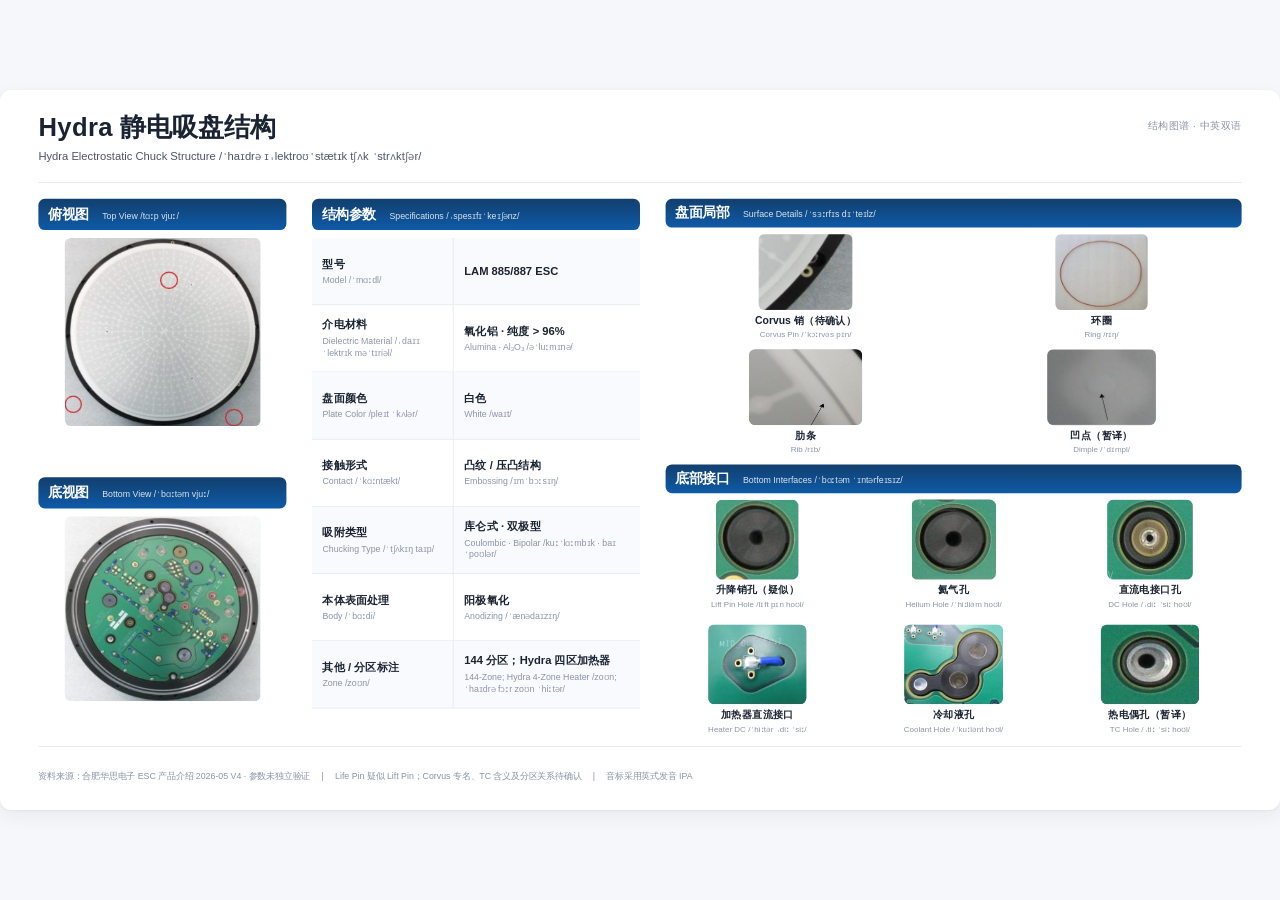
<file: hydra-esc/index.html>
<!doctype html><html lang="zh-CN"><head><meta charset="utf-8"><meta name="viewport" content="width=device-width,initial-scale=1"><title>Hydra 静电吸盘结构</title><link rel="stylesheet" href="style.css"></head><body><main id="canvas"><header><div><h1>Hydra 静电吸盘结构</h1><p>Hydra Electrostatic Chuck Structure <span>/ˈhaɪdrə ɪˌlektroʊˈstætɪk tʃʌk ˈstrʌktʃər/</span></p></div><small>结构图谱 · 中英双语</small></header><div class="layout"><section class="views"><div class="view"><h2>俯视图 <small>Top View /tɑːp vjuː/</small></h2><div id="top"></div></div><div class="view"><h2>底视图 <small>Bottom View /ˈbɑːtəm vjuː/</small></h2><div id="bottom"></div></div></section><section class="specs"><div class="section-head">结构参数 <small>Specifications /ˌspesɪfɪˈkeɪʃənz/</small></div><div id="spec-table"></div></section><section class="right"><div class="section-head">盘面局部 <small>Surface Details /ˈsɜːrfɪs dɪˈteɪlz/</small></div><div id="details"></div><div class="section-head port-head">底部接口 <small>Bottom Interfaces /ˈbɑːtəm ˈɪntərfeɪsɪz/</small></div><div id="ports"></div></section></div><footer>资料来源：合肥华思电子 ESC 产品介绍 2026-05 V4 · 参数未独立验证　 |　 Life Pin 疑似 Lift Pin；Corvus 专名、TC 含义及分区关系待确认　 |　 音标采用英式发音 IPA</footer></main><dialog id="viewer"><button id="close" aria-label="关闭">×</button><div id="zoom"></div><p id="caption"></p></dialog><script src="app.js"></script></body></html>
</file>
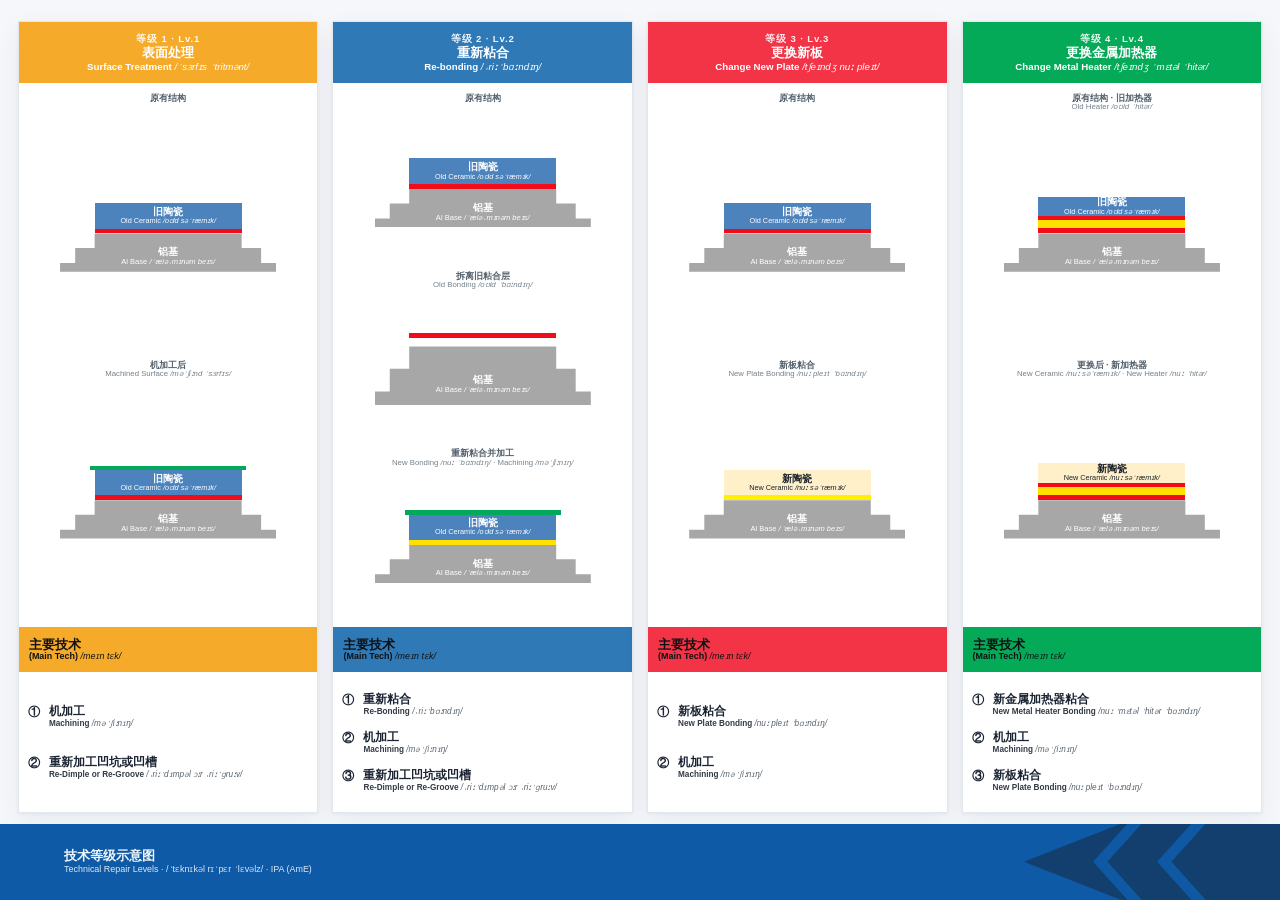
<file: technical-levels/index.html>
<!doctype html>
<html lang="zh-CN">
<head>
  <meta charset="utf-8">
  <meta name="viewport" content="width=device-width, initial-scale=1">
  <meta name="color-scheme" content="light">
  <title>技术等级示意｜Technical Repair Levels</title>
  <style>
    :root {
      --ink: #1a2332;
      --muted: #4a5568;
      --canvas: #f5f7fa;
      --panel: #ffffff;
      --footer-blue: #0e5aa7;
      --footer-dark: #123f6e;
      --page-pad: clamp(10px, 1.4vw, 24px);
      --footer-h: clamp(54px, 8.5vh, 92px);
    }

    * { box-sizing: border-box; }

    html, body { min-width: 320px; min-height: 100%; margin: 0; }

    body {
      color: var(--ink);
      background: var(--canvas);
      font-family: "PingFang SC", "Hiragino Sans GB", "Microsoft YaHei", "Helvetica Neue", Arial, sans-serif;
      -webkit-font-smoothing: antialiased;
    }

    .page {
      min-height: 100svh;
      display: grid;
      grid-template-rows: minmax(0, 1fr) var(--footer-h);
      overflow: hidden;
    }

    .content {
      min-height: 0;
      display: grid;
      place-items: center;
      padding: clamp(14px, 2.2vh, 28px) var(--page-pad) 10px;
    }

    .board {
      width: min(100%, 1520px);
      height: min(88svh, calc(100svh - var(--footer-h) - 20px));
      min-height: 0;
      display: grid;
      grid-template-columns: repeat(4, minmax(0, 1fr));
      gap: clamp(8px, 1.1vw, 18px);
    }

    .level {
      --accent: #f5aa29;
      min-width: 0;
      min-height: 0;
      display: grid;
      grid-template-rows: clamp(56px, 6.8vh, 76px) minmax(0, 1fr) clamp(42px, 5vh, 54px) clamp(126px, 15.5vh, 168px);
      overflow: hidden;
      background: var(--panel);
      border: 1px solid #e3e8ef;
      box-shadow: 0 1px 3px rgba(16, 35, 61, .06), 0 8px 24px rgba(16, 35, 61, .06);
    }

    .level-2 { --accent: #2e79b6; }
    .level-3 { --accent: #f33346; }
    .level-4 { --accent: #05aa58; }

    .level-head {
      position: relative;
      display: flex;
      flex-direction: column;
      align-items: center;
      justify-content: center;
      gap: 1px;
      padding: 5px 8px 4px;
      color: white;
      text-align: center;
      background: var(--accent);
    }

    .level-no {
      font-size: clamp(8px, .75vw, 11px);
      font-weight: 700;
      line-height: 1.05;
      letter-spacing: .09em;
      opacity: .92;
    }

    .title-zh {
      font-size: clamp(13px, 1.05vw, 17px);
      font-weight: 760;
      line-height: 1.12;
    }

    .title-en {
      max-width: 100%;
      font-size: clamp(8px, .76vw, 11px);
      font-weight: 650;
      line-height: 1.16;
      overflow-wrap: anywhere;
    }

    .ipa {
      font-family: "Arial Unicode MS", "Segoe UI", sans-serif;
      font-style: italic;
      font-weight: 450;
      letter-spacing: 0;
    }

    .diagram {
      min-height: 0;
      display: flex;
      flex-direction: column;
      justify-content: space-evenly;
      gap: clamp(4px, .8vh, 10px);
      padding: 10px 7px 8px;
      overflow: hidden;
    }

    .stage {
      position: relative;
      flex: 1 1 0;
      min-height: 0;
      display: flex;
      align-items: center;
      justify-content: center;
      padding-top: 20px;
    }

    .stage-caption {
      position: absolute;
      top: 0;
      left: 0;
      right: 0;
      display: flex;
      flex-direction: column;
      align-items: center;
      text-align: center;
      line-height: 1.1;
      pointer-events: none;
    }

    .stage-caption .zh {
      color: #53606c;
      font-size: clamp(8px, .72vw, 10px);
      font-weight: 650;
    }

    .stage-caption .en {
      color: #74808b;
      font-size: clamp(7px, .61vw, 8.5px);
      line-height: 1.12;
    }

    .stack {
      --ceramic: #4d83bc;
      --ceramic-ink: #fff;
      position: relative;
      flex: 0 1 auto;
      width: min(76%, 246px);
      height: clamp(58px, 8.7vh, 92px);
      min-width: 118px;
      max-width: 100%;
      isolation: isolate;
    }

    .stack.new-plate { --ceramic: #fff0c9; --ceramic-ink: #18202a; }

    .base {
      position: absolute;
      z-index: 1;
      top: 51%;
      left: 0;
      right: 0;
      bottom: 0;
      background: #a7a7a7;
      clip-path: polygon(0 100%, 0 77%, 7% 77%, 7% 38%, 16% 38%, 16% 0, 84% 0, 84% 38%, 93% 38%, 93% 77%, 100% 77%, 100% 100%);
    }

    .base-copy {
      position: absolute;
      z-index: 4;
      top: 69%;
      left: 15%;
      right: 15%;
      display: flex;
      flex-direction: column;
      align-items: center;
      color: #fff;
      text-align: center;
      line-height: 1.06;
      white-space: nowrap;
    }

    .base-copy .zh { font-size: clamp(8px, .78vw, 11px); font-weight: 650; }
    .base-copy .en { font-size: clamp(6.8px, .59vw, 8.3px); }

    .ceramic {
      position: absolute;
      z-index: 3;
      top: 12%;
      left: 16%;
      right: 16%;
      height: 33%;
      display: flex;
      flex-direction: column;
      align-items: center;
      justify-content: center;
      padding: 1px 3px;
      color: var(--ceramic-ink);
      text-align: center;
      background: var(--ceramic);
      line-height: 1.05;
      white-space: nowrap;
    }

    .ceramic .zh { font-size: clamp(7.5px, .77vw, 10.5px); font-weight: 650; }
    .ceramic .en { font-size: clamp(6.4px, .57vw, 8px); }

    .bond {
      position: absolute;
      z-index: 2;
      top: 45%;
      left: 16%;
      right: 16%;
      height: 6%;
      min-height: 3px;
      background: #f20c19;
    }

    .finish-strip {
      position: absolute;
      z-index: 5;
      top: 7%;
      left: 14%;
      right: 14%;
      height: 6%;
      min-height: 3px;
      background: #04a85b;
    }

    .bare .base { top: 25%; }
    .bare .base-copy { top: 62%; }

    .loose-bond {
      position: absolute;
      z-index: 3;
      top: 8%;
      left: 16%;
      right: 16%;
      height: 6%;
      min-height: 3px;
      background: #f20c19;
    }

    .has-heater .ceramic {
      top: 4%;
      height: 25%;
    }

    .has-heater .bond-top {
      top: 29%;
      height: 5%;
    }

    .heater {
      position: absolute;
      z-index: 2;
      top: 34%;
      left: 16%;
      right: 16%;
      height: 10%;
      min-height: 5px;
      background: #ffe100;
    }

    .has-heater .bond-bottom {
      top: 44%;
      height: 7%;
    }

    .main-tech {
      display: flex;
      flex-direction: column;
      align-items: flex-start;
      justify-content: center;
      padding: 2px 10px;
      color: #101215;
      background: var(--accent);
      line-height: 1.08;
    }

    .main-tech .zh { font-size: clamp(12px, 1vw, 16px); font-weight: 800; }
    .main-tech .en { font-size: clamp(7.5px, .7vw, 10px); font-weight: 650; }

    .steps {
      min-height: 0;
      margin: 0;
      padding: 9px 9px 8px;
      list-style: none;
      display: flex;
      flex-direction: column;
      justify-content: space-evenly;
      gap: 3px;
    }

    .steps li {
      display: grid;
      grid-template-columns: 17px minmax(0, 1fr);
      align-items: start;
      gap: 4px;
      min-width: 0;
    }

    .step-no {
      padding-top: 1px;
      font-size: clamp(12px, .95vw, 16px);
      font-weight: 700;
      line-height: 1;
    }

    .step-term {
      min-width: 0;
      display: flex;
      flex-direction: column;
      gap: 1px;
      line-height: 1.13;
    }

    .step-term .zh {
      font-size: clamp(10px, .9vw, 13px);
      font-weight: 720;
      overflow-wrap: anywhere;
    }

    .step-term .en {
      color: #333b44;
      font-size: clamp(7.3px, .64vw, 9.3px);
      font-weight: 600;
      overflow-wrap: anywhere;
    }

    .step-term .ipa { color: #56616b; font-weight: 450; }

    .footer {
      position: relative;
      overflow: hidden;
      display: flex;
      align-items: center;
      padding: 0 clamp(18px, 5vw, 82px);
      color: rgba(255,255,255,.94);
      background: var(--footer-blue);
    }

    .footer-label {
      display: flex;
      flex-direction: column;
      gap: 2px;
      line-height: 1.08;
    }

    .footer-label .zh { font-size: clamp(10px, 1vw, 14px); font-weight: 700; }
    .footer-label .en { font-size: clamp(7px, .7vw, 9px); opacity: .92; }

    .chevrons {
      position: absolute;
      top: 0;
      right: 0;
      bottom: 0;
      width: clamp(110px, 20vw, 330px);
      background: var(--footer-dark);
      clip-path: polygon(38% 0, 100% 0, 100% 100%, 38% 100%, 0 50%);
    }

    .chevrons::before,
    .chevrons::after {
      content: "";
      position: absolute;
      top: 0;
      bottom: 0;
      width: 28%;
      background: var(--footer-blue);
      clip-path: polygon(48% 0, 68% 0, 20% 50%, 68% 100%, 48% 100%, 0 50%);
      opacity: .95;
    }

    .chevrons::before { left: 27%; }
    .chevrons::after { left: 52%; }

    @media (max-width: 1100px) {
      .page { min-height: 100svh; overflow: auto; grid-template-rows: auto 58px; }
      .content { padding: 18px; }
      .board { height: auto; grid-template-columns: repeat(2, minmax(0, 1fr)); gap: 14px; }
      .level { min-height: 510px; grid-template-rows: 64px minmax(310px, 1fr) 48px 148px; }
      .level-no { font-size: 10px; }
      .title-zh { font-size: 16px; }
      .title-en { font-size: 10px; }
      .stack { height: 82px; width: min(76%, 280px); }
      .stage-caption .zh { font-size: 10px; }
      .stage-caption .en { font-size: 8px; }
      .base-copy .zh, .ceramic .zh { font-size: 10px; }
      .base-copy .en, .ceramic .en { font-size: 8px; }
      .main-tech .zh { font-size: 15px; }
      .main-tech .en { font-size: 9px; }
      .step-term .zh { font-size: 12px; }
      .step-term .en { font-size: 9px; }
    }

    @media (max-width: 620px) {
      .page { grid-template-rows: auto 48px; }
      .content { padding: 12px; }
      .board { grid-template-columns: minmax(0, 1fr); gap: 12px; }
      .level { min-height: 470px; grid-template-rows: 64px minmax(270px, 1fr) 48px 132px; }
      .diagram { padding-inline: 10px; }
      .stack { width: min(72%, 260px); height: 74px; }
      .steps { padding: 8px 12px; }
      .footer { padding-left: 18px; }
      .chevrons { width: 100px; }
    }

    @media (max-height: 760px) and (min-width: 1101px) {
      :root { --footer-h: 54px; }
      .board { height: min(84svh, calc(100svh - var(--footer-h) - 16px)); }
      .level { grid-template-rows: 52px minmax(0, 1fr) 40px 122px; }
      .diagram { gap: 3px; padding-block: 6px; }
      .stage { padding-top: 17px; }
      .stack { height: clamp(54px, 8.4vh, 68px); }
      .steps { padding: 6px 8px; }
      .steps li { grid-template-columns: 15px minmax(0,1fr); gap: 3px; }
      .step-term .zh { font-size: 10px; }
      .step-term .en { font-size: 7px; }
      .main-tech .zh { font-size: 12px; }
      .main-tech .en { font-size: 7px; }
    }
  </style>
</head>
<body>
  <div class="page">
    <main class="content">
      <section class="board" aria-label="四级技术处理示意图">
        <article class="level level-1">
          <header class="level-head">
            <div class="level-no">等级 1 · Lv.1</div>
            <div class="title-zh">表面处理</div>
            <div class="title-en">Surface Treatment <span class="ipa">/ˈsɜrfɪs ˈtritmənt/</span></div>
          </header>
          <div class="diagram">
            <div class="stage">
              <div class="stage-caption"><span class="zh">原有结构</span></div>
              <div class="stack">
                <div class="base"></div>
                <div class="base-copy"><span class="zh">铝基</span><span class="en">Al Base <span class="ipa">/ˈæləˌmɪnəm beɪs/</span></span></div>
                <div class="bond"></div>
                <div class="ceramic"><span class="zh">旧陶瓷</span><span class="en">Old Ceramic <span class="ipa">/oʊld səˈræmɪk/</span></span></div>
              </div>
            </div>
            <div class="stage">
              <div class="stage-caption"><span class="zh">机加工后</span><span class="en">Machined Surface <span class="ipa">/məˈʃiːnd ˈsɜrfɪs/</span></span></div>
              <div class="stack">
                <div class="base"></div>
                <div class="base-copy"><span class="zh">铝基</span><span class="en">Al Base <span class="ipa">/ˈæləˌmɪnəm beɪs/</span></span></div>
                <div class="bond"></div>
                <div class="ceramic"><span class="zh">旧陶瓷</span><span class="en">Old Ceramic <span class="ipa">/oʊld səˈræmɪk/</span></span></div>
                <div class="finish-strip"></div>
              </div>
            </div>
          </div>
          <div class="main-tech"><span class="zh">主要技术</span><span class="en">(Main Tech) <span class="ipa">/meɪn tɛk/</span></span></div>
          <ol class="steps">
            <li><span class="step-no">①</span><span class="step-term"><span class="zh">机加工</span><span class="en">Machining <span class="ipa">/məˈʃiːnɪŋ/</span></span></span></li>
            <li><span class="step-no">②</span><span class="step-term"><span class="zh">重新加工凹坑或凹槽</span><span class="en">Re-Dimple or Re-Groove <span class="ipa">/ˌriːˈdɪmpəl ɔːr ˌriːˈɡruːv/</span></span></span></li>
          </ol>
        </article>

        <article class="level level-2">
          <header class="level-head">
            <div class="level-no">等级 2 · Lv.2</div>
            <div class="title-zh">重新粘合</div>
            <div class="title-en">Re-bonding <span class="ipa">/ˌriːˈbɑːndɪŋ/</span></div>
          </header>
          <div class="diagram">
            <div class="stage">
              <div class="stage-caption"><span class="zh">原有结构</span></div>
              <div class="stack">
                <div class="base"></div>
                <div class="base-copy"><span class="zh">铝基</span><span class="en">Al Base <span class="ipa">/ˈæləˌmɪnəm beɪs/</span></span></div>
                <div class="bond"></div>
                <div class="ceramic"><span class="zh">旧陶瓷</span><span class="en">Old Ceramic <span class="ipa">/oʊld səˈræmɪk/</span></span></div>
              </div>
            </div>
            <div class="stage">
              <div class="stage-caption"><span class="zh">拆离旧粘合层</span><span class="en">Old Bonding <span class="ipa">/oʊld ˈbɑːndɪŋ/</span></span></div>
              <div class="stack bare">
                <div class="base"></div>
                <div class="base-copy"><span class="zh">铝基</span><span class="en">Al Base <span class="ipa">/ˈæləˌmɪnəm beɪs/</span></span></div>
                <div class="loose-bond"></div>
              </div>
            </div>
            <div class="stage">
              <div class="stage-caption"><span class="zh">重新粘合并加工</span><span class="en">New Bonding <span class="ipa">/nuː ˈbɑːndɪŋ/</span> · Machining <span class="ipa">/məˈʃiːnɪŋ/</span></span></div>
              <div class="stack">
                <div class="base"></div>
                <div class="base-copy"><span class="zh">铝基</span><span class="en">Al Base <span class="ipa">/ˈæləˌmɪnəm beɪs/</span></span></div>
                <div class="bond" style="background:#ffe100"></div>
                <div class="ceramic"><span class="zh">旧陶瓷</span><span class="en">Old Ceramic <span class="ipa">/oʊld səˈræmɪk/</span></span></div>
                <div class="finish-strip"></div>
              </div>
            </div>
          </div>
          <div class="main-tech"><span class="zh">主要技术</span><span class="en">(Main Tech) <span class="ipa">/meɪn tɛk/</span></span></div>
          <ol class="steps">
            <li><span class="step-no">①</span><span class="step-term"><span class="zh">重新粘合</span><span class="en">Re-Bonding <span class="ipa">/ˌriːˈbɑːndɪŋ/</span></span></span></li>
            <li><span class="step-no">②</span><span class="step-term"><span class="zh">机加工</span><span class="en">Machining <span class="ipa">/məˈʃiːnɪŋ/</span></span></span></li>
            <li><span class="step-no">③</span><span class="step-term"><span class="zh">重新加工凹坑或凹槽</span><span class="en">Re-Dimple or Re-Groove <span class="ipa">/ˌriːˈdɪmpəl ɔːr ˌriːˈɡruːv/</span></span></span></li>
          </ol>
        </article>

        <article class="level level-3">
          <header class="level-head">
            <div class="level-no">等级 3 · Lv.3</div>
            <div class="title-zh">更换新板</div>
            <div class="title-en">Change New Plate <span class="ipa">/tʃeɪndʒ nuː pleɪt/</span></div>
          </header>
          <div class="diagram">
            <div class="stage">
              <div class="stage-caption"><span class="zh">原有结构</span></div>
              <div class="stack">
                <div class="base"></div>
                <div class="base-copy"><span class="zh">铝基</span><span class="en">Al Base <span class="ipa">/ˈæləˌmɪnəm beɪs/</span></span></div>
                <div class="bond"></div>
                <div class="ceramic"><span class="zh">旧陶瓷</span><span class="en">Old Ceramic <span class="ipa">/oʊld səˈræmɪk/</span></span></div>
              </div>
            </div>
            <div class="stage">
              <div class="stage-caption"><span class="zh">新板粘合</span><span class="en">New Plate Bonding <span class="ipa">/nuː pleɪt ˈbɑːndɪŋ/</span></span></div>
              <div class="stack new-plate">
                <div class="base"></div>
                <div class="base-copy"><span class="zh">铝基</span><span class="en">Al Base <span class="ipa">/ˈæləˌmɪnəm beɪs/</span></span></div>
                <div class="bond" style="background:#fff000"></div>
                <div class="ceramic"><span class="zh">新陶瓷</span><span class="en">New Ceramic <span class="ipa">/nuː səˈræmɪk/</span></span></div>
              </div>
            </div>
          </div>
          <div class="main-tech"><span class="zh">主要技术</span><span class="en">(Main Tech) <span class="ipa">/meɪn tɛk/</span></span></div>
          <ol class="steps">
            <li><span class="step-no">①</span><span class="step-term"><span class="zh">新板粘合</span><span class="en">New Plate Bonding <span class="ipa">/nuː pleɪt ˈbɑːndɪŋ/</span></span></span></li>
            <li><span class="step-no">②</span><span class="step-term"><span class="zh">机加工</span><span class="en">Machining <span class="ipa">/məˈʃiːnɪŋ/</span></span></span></li>
          </ol>
        </article>

        <article class="level level-4">
          <header class="level-head">
            <div class="level-no">等级 4 · Lv.4</div>
            <div class="title-zh">更换金属加热器</div>
            <div class="title-en">Change Metal Heater <span class="ipa">/tʃeɪndʒ ˈmɛtəl ˈhitər/</span></div>
          </header>
          <div class="diagram">
            <div class="stage">
              <div class="stage-caption"><span class="zh">原有结构 · 旧加热器</span><span class="en">Old Heater <span class="ipa">/oʊld ˈhitər/</span></span></div>
              <div class="stack has-heater">
                <div class="base"></div>
                <div class="base-copy"><span class="zh">铝基</span><span class="en">Al Base <span class="ipa">/ˈæləˌmɪnəm beɪs/</span></span></div>
                <div class="bond bond-bottom"></div>
                <div class="heater"></div>
                <div class="bond bond-top"></div>
                <div class="ceramic"><span class="zh">旧陶瓷</span><span class="en">Old Ceramic <span class="ipa">/oʊld səˈræmɪk/</span></span></div>
              </div>
            </div>
            <div class="stage">
              <div class="stage-caption"><span class="zh">更换后 · 新加热器</span><span class="en">New Ceramic <span class="ipa">/nuː səˈræmɪk/</span> · New Heater <span class="ipa">/nuː ˈhitər/</span></span></div>
              <div class="stack has-heater new-plate">
                <div class="base"></div>
                <div class="base-copy"><span class="zh">铝基</span><span class="en">Al Base <span class="ipa">/ˈæləˌmɪnəm beɪs/</span></span></div>
                <div class="bond bond-bottom"></div>
                <div class="heater"></div>
                <div class="bond bond-top"></div>
                <div class="ceramic"><span class="zh">新陶瓷</span><span class="en">New Ceramic <span class="ipa">/nuː səˈræmɪk/</span></span></div>
              </div>
            </div>
          </div>
          <div class="main-tech"><span class="zh">主要技术</span><span class="en">(Main Tech) <span class="ipa">/meɪn tɛk/</span></span></div>
          <ol class="steps">
            <li><span class="step-no">①</span><span class="step-term"><span class="zh">新金属加热器粘合</span><span class="en">New Metal Heater Bonding <span class="ipa">/nuː ˈmɛtəl ˈhitər ˈbɑːndɪŋ/</span></span></span></li>
            <li><span class="step-no">②</span><span class="step-term"><span class="zh">机加工</span><span class="en">Machining <span class="ipa">/məˈʃiːnɪŋ/</span></span></span></li>
            <li><span class="step-no">③</span><span class="step-term"><span class="zh">新板粘合</span><span class="en">New Plate Bonding <span class="ipa">/nuː pleɪt ˈbɑːndɪŋ/</span></span></span></li>
          </ol>
        </article>
      </section>
    </main>
    <footer class="footer">
      <div class="footer-label">
        <span class="zh">技术等级示意图</span>
        <span class="en">Technical Repair Levels · /ˈtɛknɪkəl rɪˈpɛr ˈlɛvəlz/ · IPA (AmE)</span>
      </div>
      <div class="chevrons" aria-hidden="true"></div>
    </footer>
  </div>
</body>
</html>
</file>
<file: hydra-esc/style.css>
/* 视觉与主页面统一：色板、字体、圆角、阴影；布局尺寸保持原样 */
:root{
  --ink:#1a2332;
  --ink-2:#4a5568;
  --muted:#8a94a6;
  --accent:#0e5aa7;
  --bg:#f5f7fa;
  --line:#e3e8ef;
  --card:#ffffff;
  --shadow:0 1px 3px rgba(16,35,61,.06),0 8px 24px rgba(16,35,61,.06);
}
*{box-sizing:border-box}
body{
  margin:0;background:var(--bg);color:var(--ink);
  font-family:"PingFang SC","Hiragino Sans GB","Microsoft YaHei","Helvetica Neue",Arial,sans-serif;
}
#canvas{
  position:absolute;left:50%;top:50%;width:1600px;height:900px;transform-origin:center;
  background:var(--card);padding:26px 48px 22px;overflow:hidden;
  border-radius:14px;box-shadow:var(--shadow);
}
header{height:90px;display:flex;justify-content:space-between;align-items:flex-start;border-bottom:1px solid var(--line)}
h1{font-size:32px;font-weight:600;letter-spacing:.5px;margin:0 0 5px;color:var(--ink)}
header p{font-size:14px;color:var(--ink-2);margin:0}
small{display:block;font-size:11px;color:var(--muted);font-weight:400;line-height:1.3;margin-top:4px}
header small{font-size:12px;margin-top:12px;letter-spacing:1px}
.layout{height:704px;display:grid;grid-template-columns:310px 410px 1fr;gap:32px;padding-top:20px}
.views{display:grid;grid-template-rows:1fr 1fr;gap:12px}
.view h2,.section-head{
  font-size:17px;margin:0 0 10px;font-weight:600;color:#fff;
  background:linear-gradient(180deg,#123f6e,#0e5aa7);padding:8px 12px;border-radius:8px;
}
.view h2 small,.section-head small{display:inline;color:rgba(255,255,255,.85);margin-left:12px;font-size:11px}
.view>div{width:245px;margin:auto}
.crop{
  position:relative;display:block;overflow:hidden;width:100%;padding:0;border:0;
  background:var(--bg);cursor:zoom-in;border-radius:8px;
}
.crop img{position:absolute;max-width:none;pointer-events:none}
.view .crop{width:245px}
.specs,.right{min-width:0}
.specs .row{height:84px;display:grid;grid-template-columns:43% 57%;align-items:center;border-bottom:1px solid var(--line)}
.row:nth-child(odd){background:#f8fafd}
.row>div{padding:7px 13px}
.row>div+div{border-left:1px solid var(--line);height:100%;display:flex;justify-content:center;flex-direction:column}
strong{display:block;font-size:14px;line-height:1.25;font-weight:600;color:var(--ink)}
.row small{font-size:11px}
.right{display:grid;grid-template-rows:36px 280px 36px 300px;gap:8px;align-content:start}
.right .section-head{margin:0;line-height:20px}
#details{display:grid;grid-template-columns:repeat(2,1fr);grid-template-rows:repeat(2,1fr);gap:8px 20px}
#ports{display:grid;grid-template-columns:repeat(3,1fr);gap:12px 16px}
article{min-width:0}
article .crop{width:min(100%,calc(95px * var(--photo-ratio)));height:auto;margin:0 auto}
article>div{padding-top:5px;text-align:center}
article strong{font-size:13px}
article small{font-size:10px;margin-top:3px}
.port-head{margin-top:0}
#ports article .crop{width:min(100%,calc(100px * var(--photo-ratio)));height:auto}
footer{height:45px;display:flex;align-items:end;border-top:1px solid var(--line);color:var(--muted);font-size:11px}
dialog{width:min(800px,90vw);border:0;border-radius:12px;padding:30px;background:var(--card);color:var(--ink);box-shadow:var(--shadow)}
dialog::backdrop{background:#142335bb}
#zoom{width:min(500px,70vw);margin:auto}
#zoom .crop{width:min(100%,calc(65vh * var(--photo-ratio)));height:auto;margin:auto}
dialog p{text-align:center}
#close{position:absolute;right:10px;top:7px;border:0;background:none;font-size:25px;cursor:pointer;color:var(--ink-2)}
</file>
